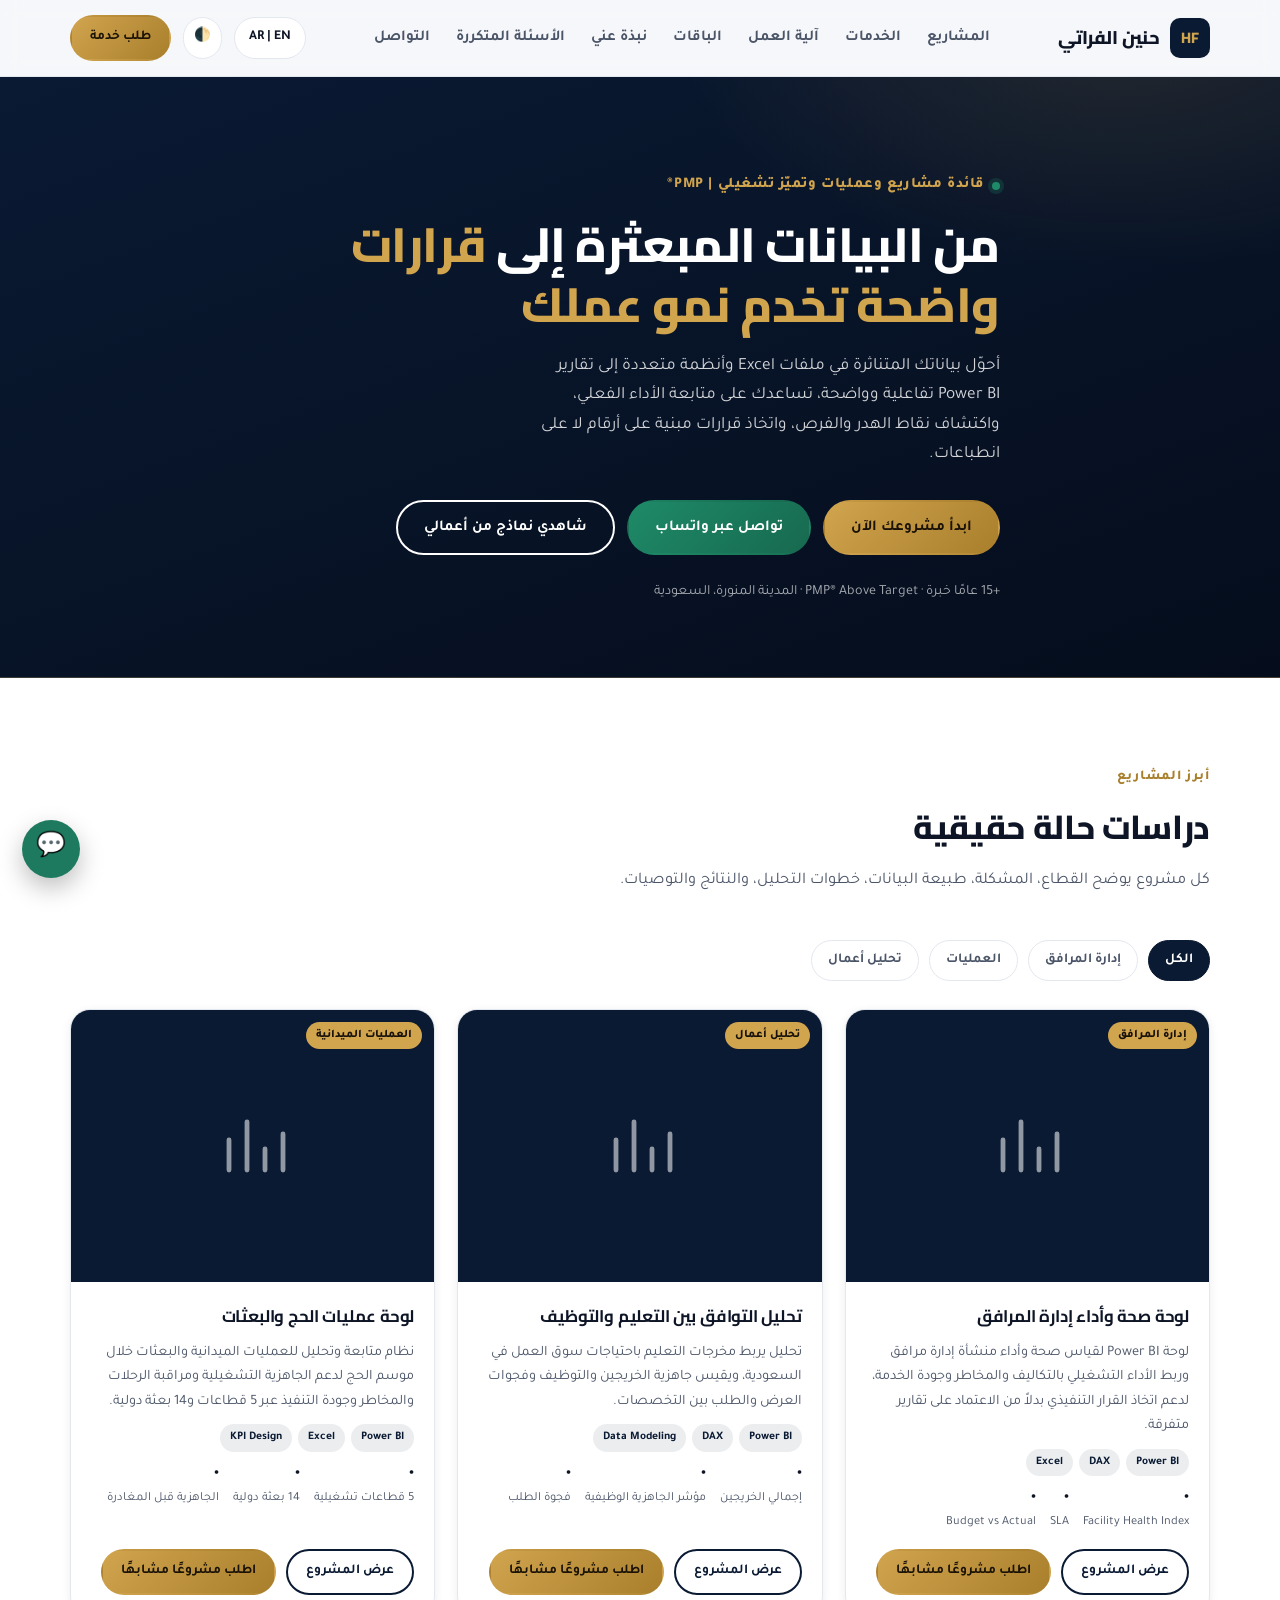
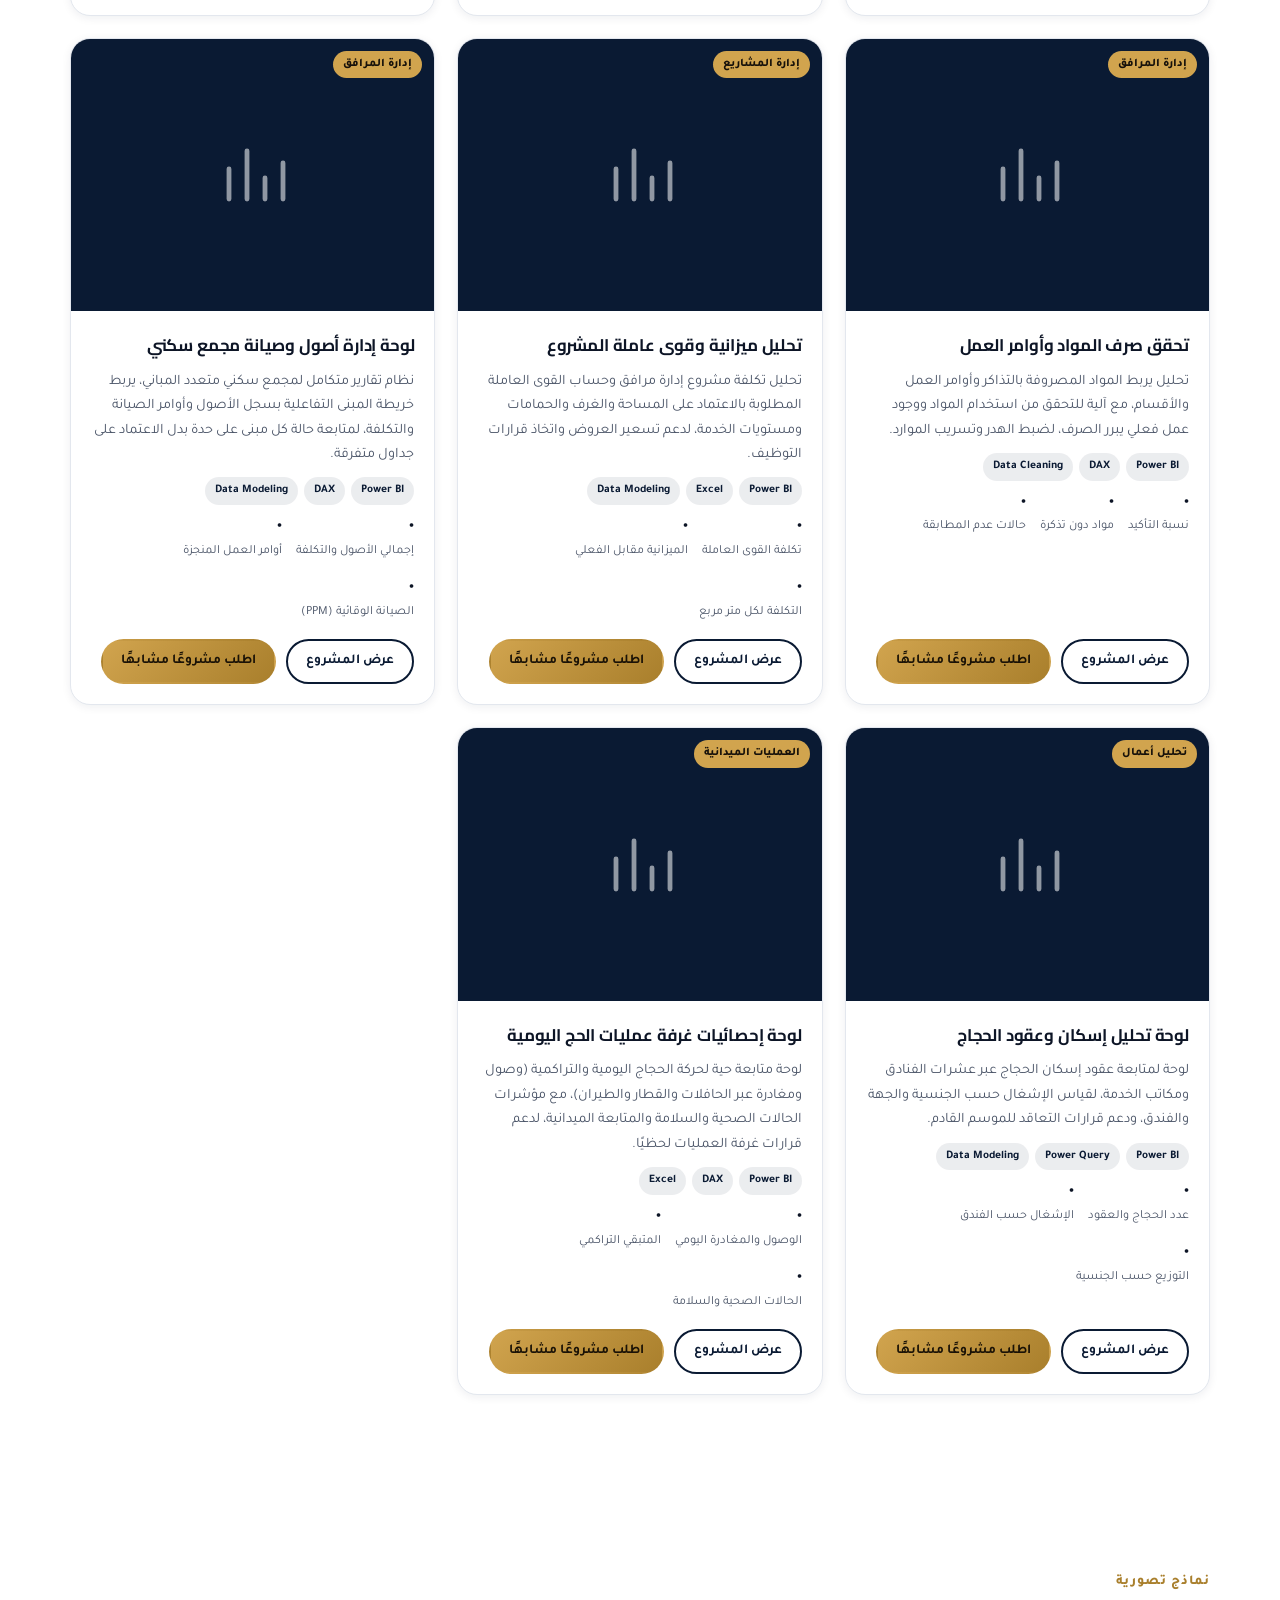
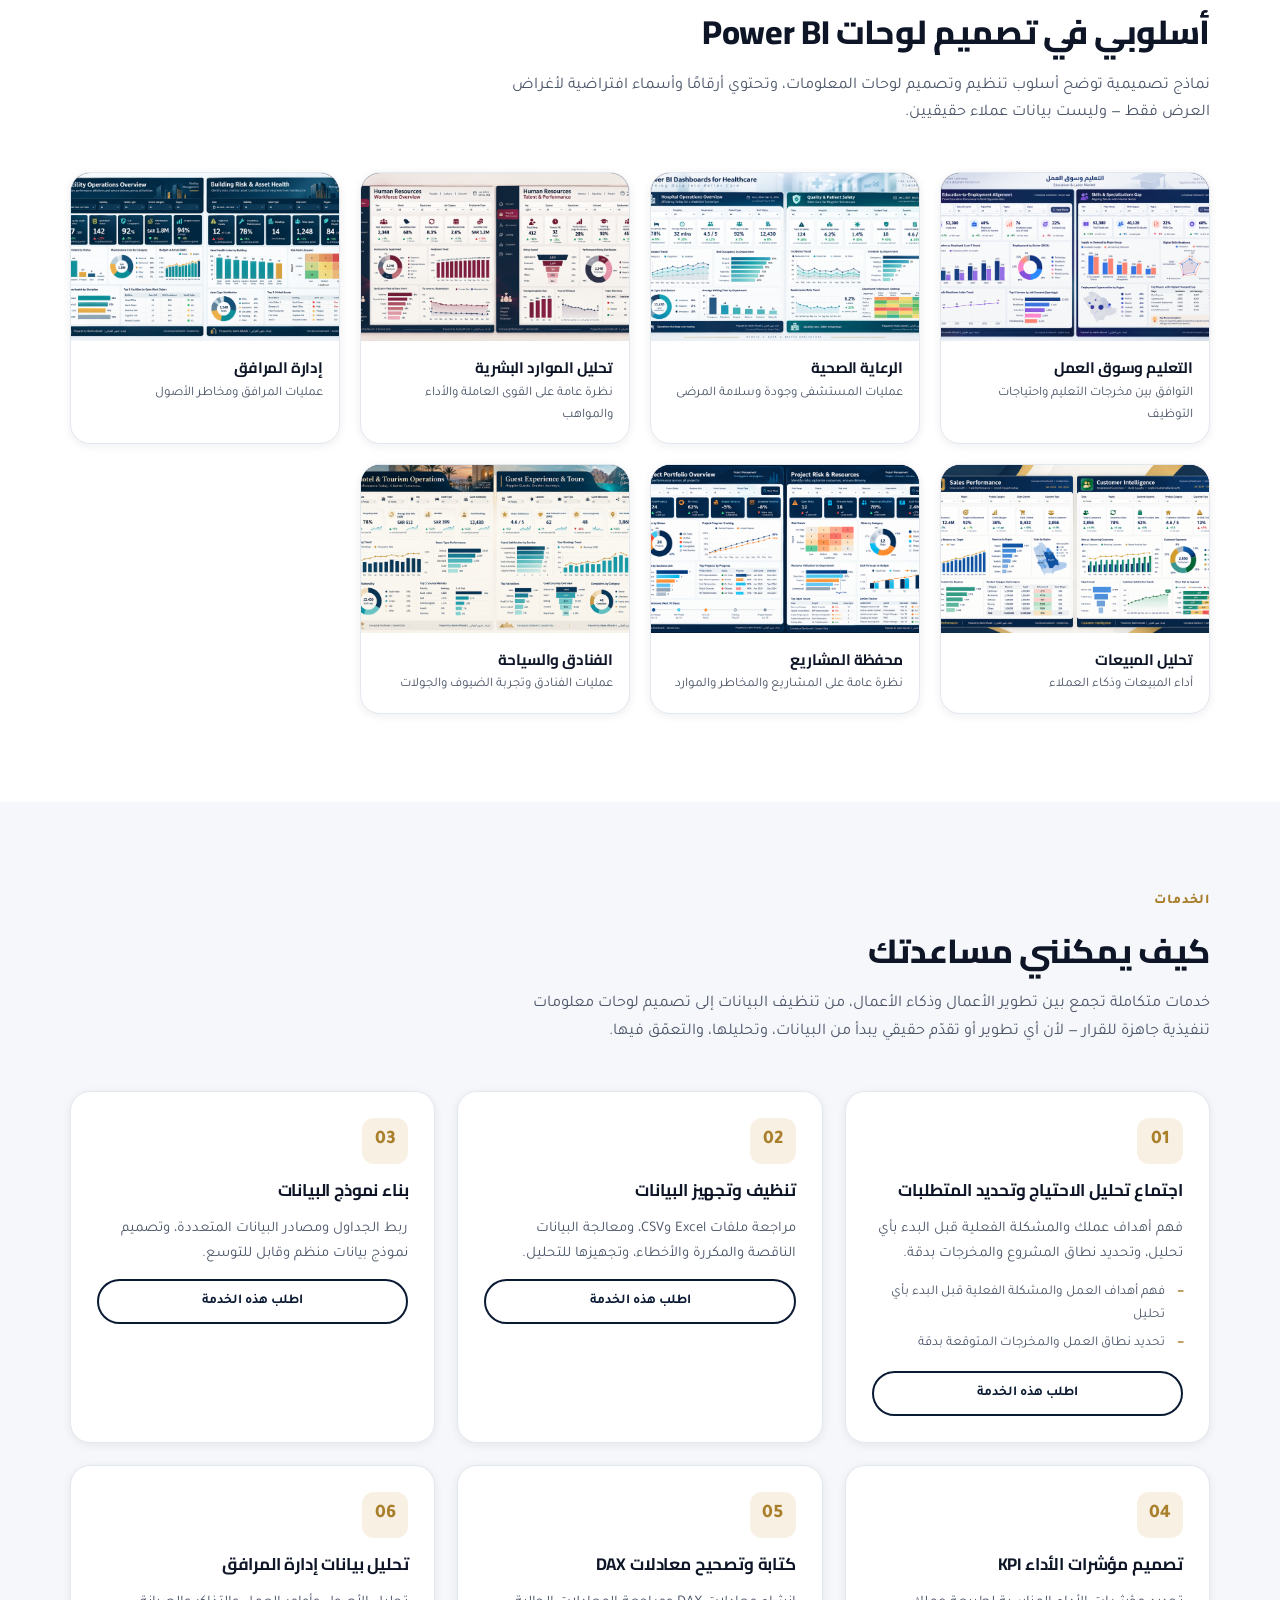
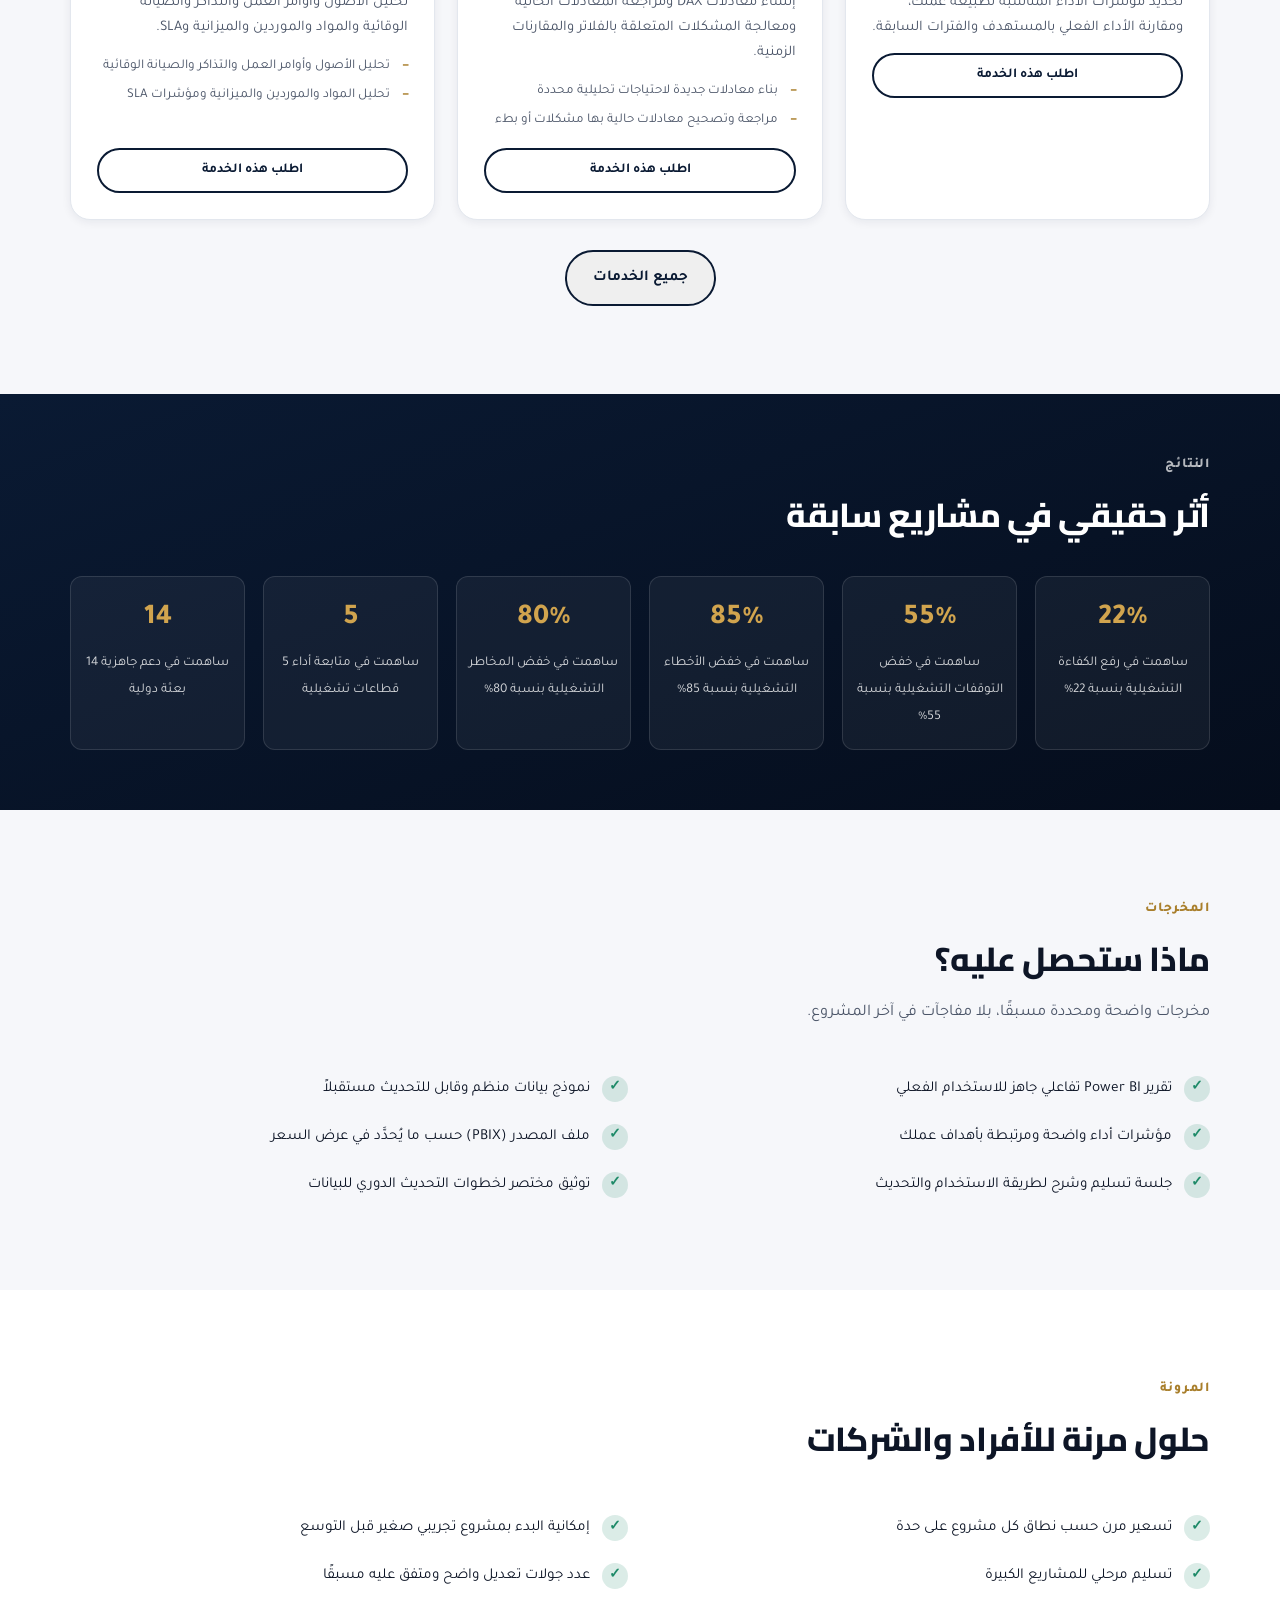
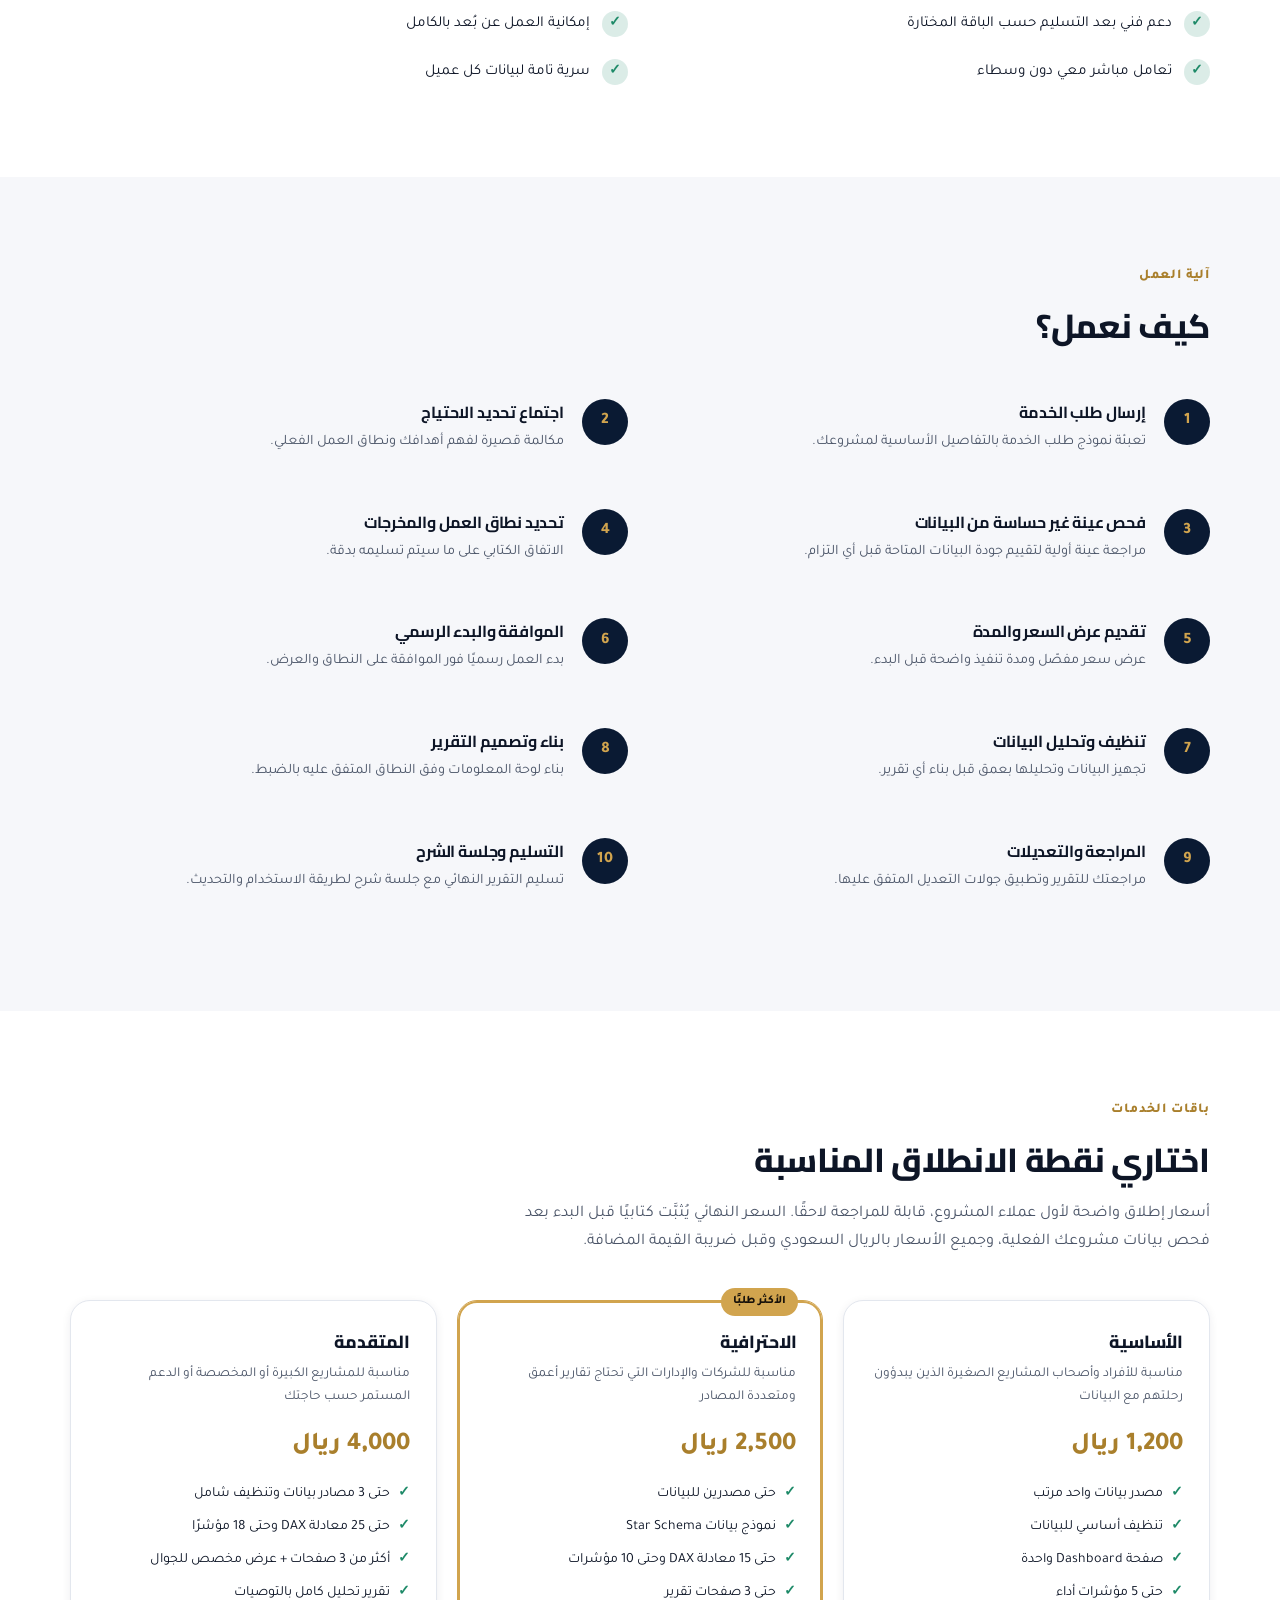
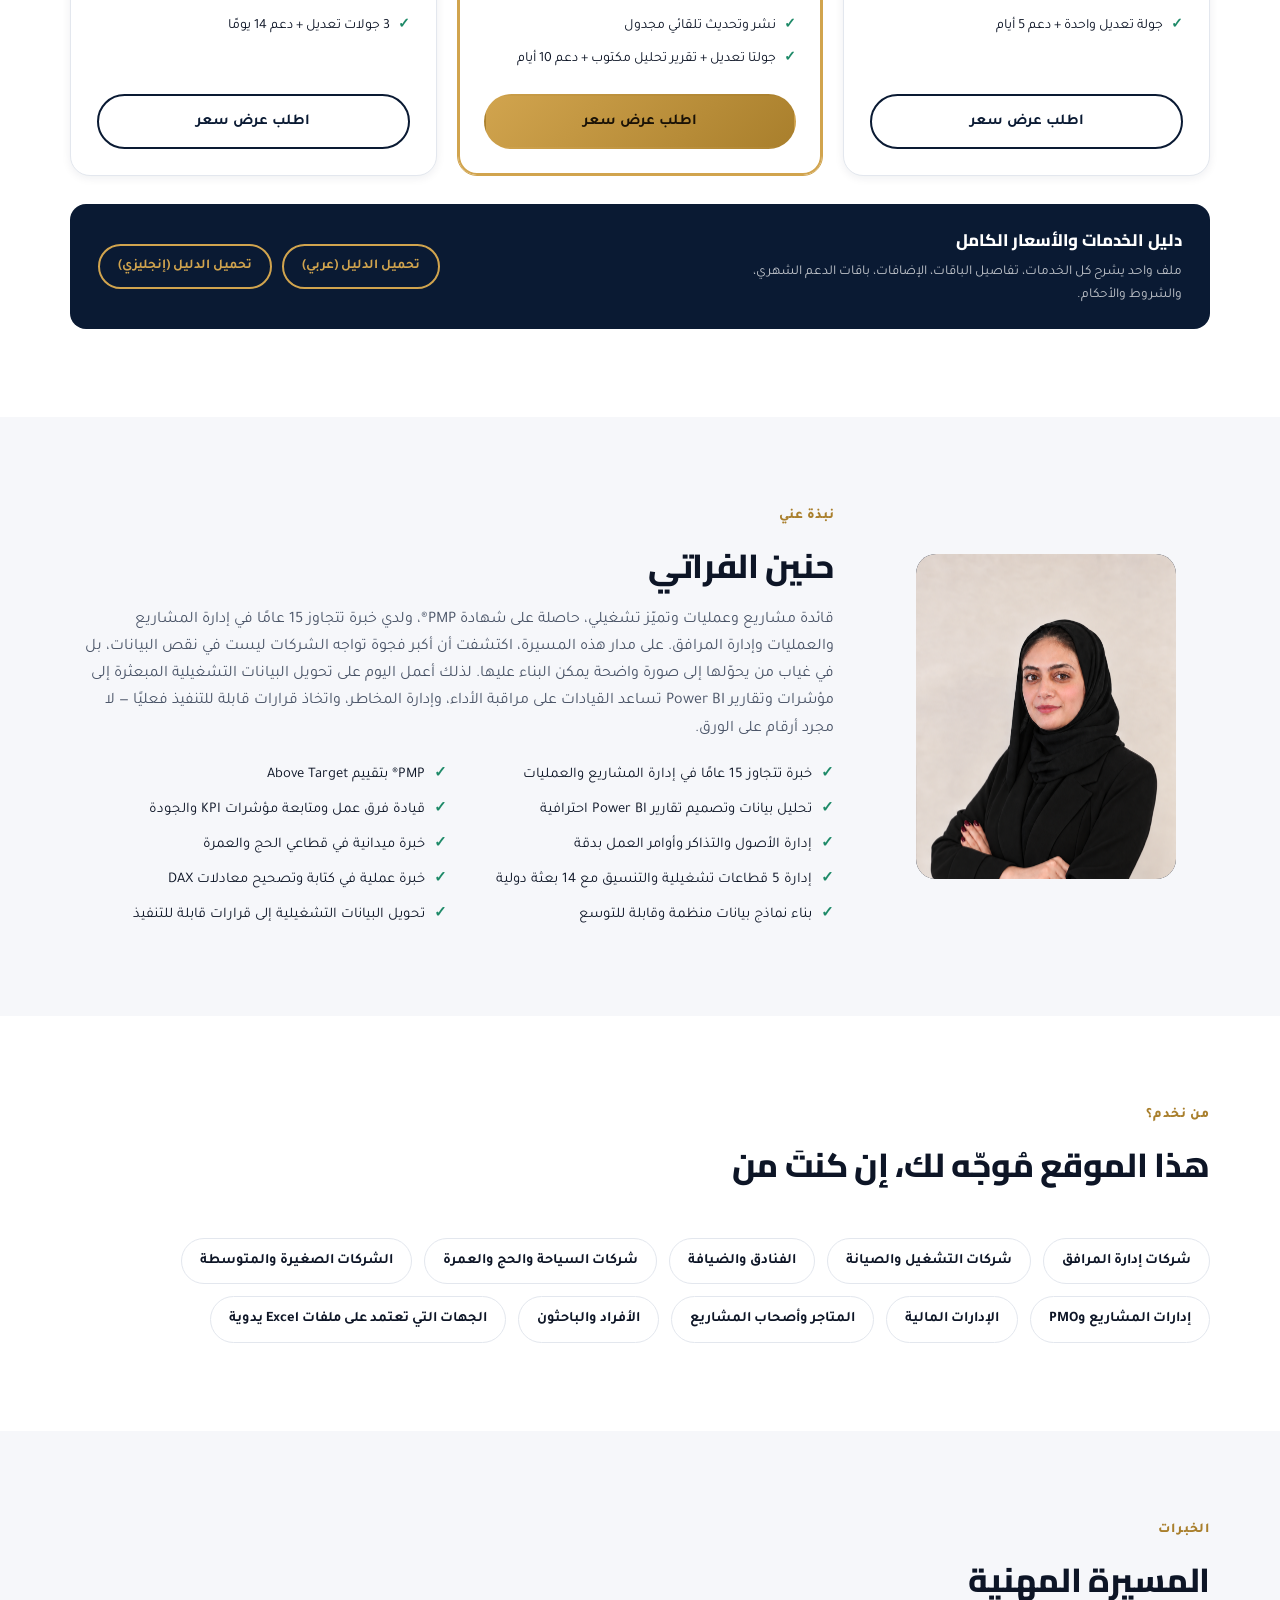
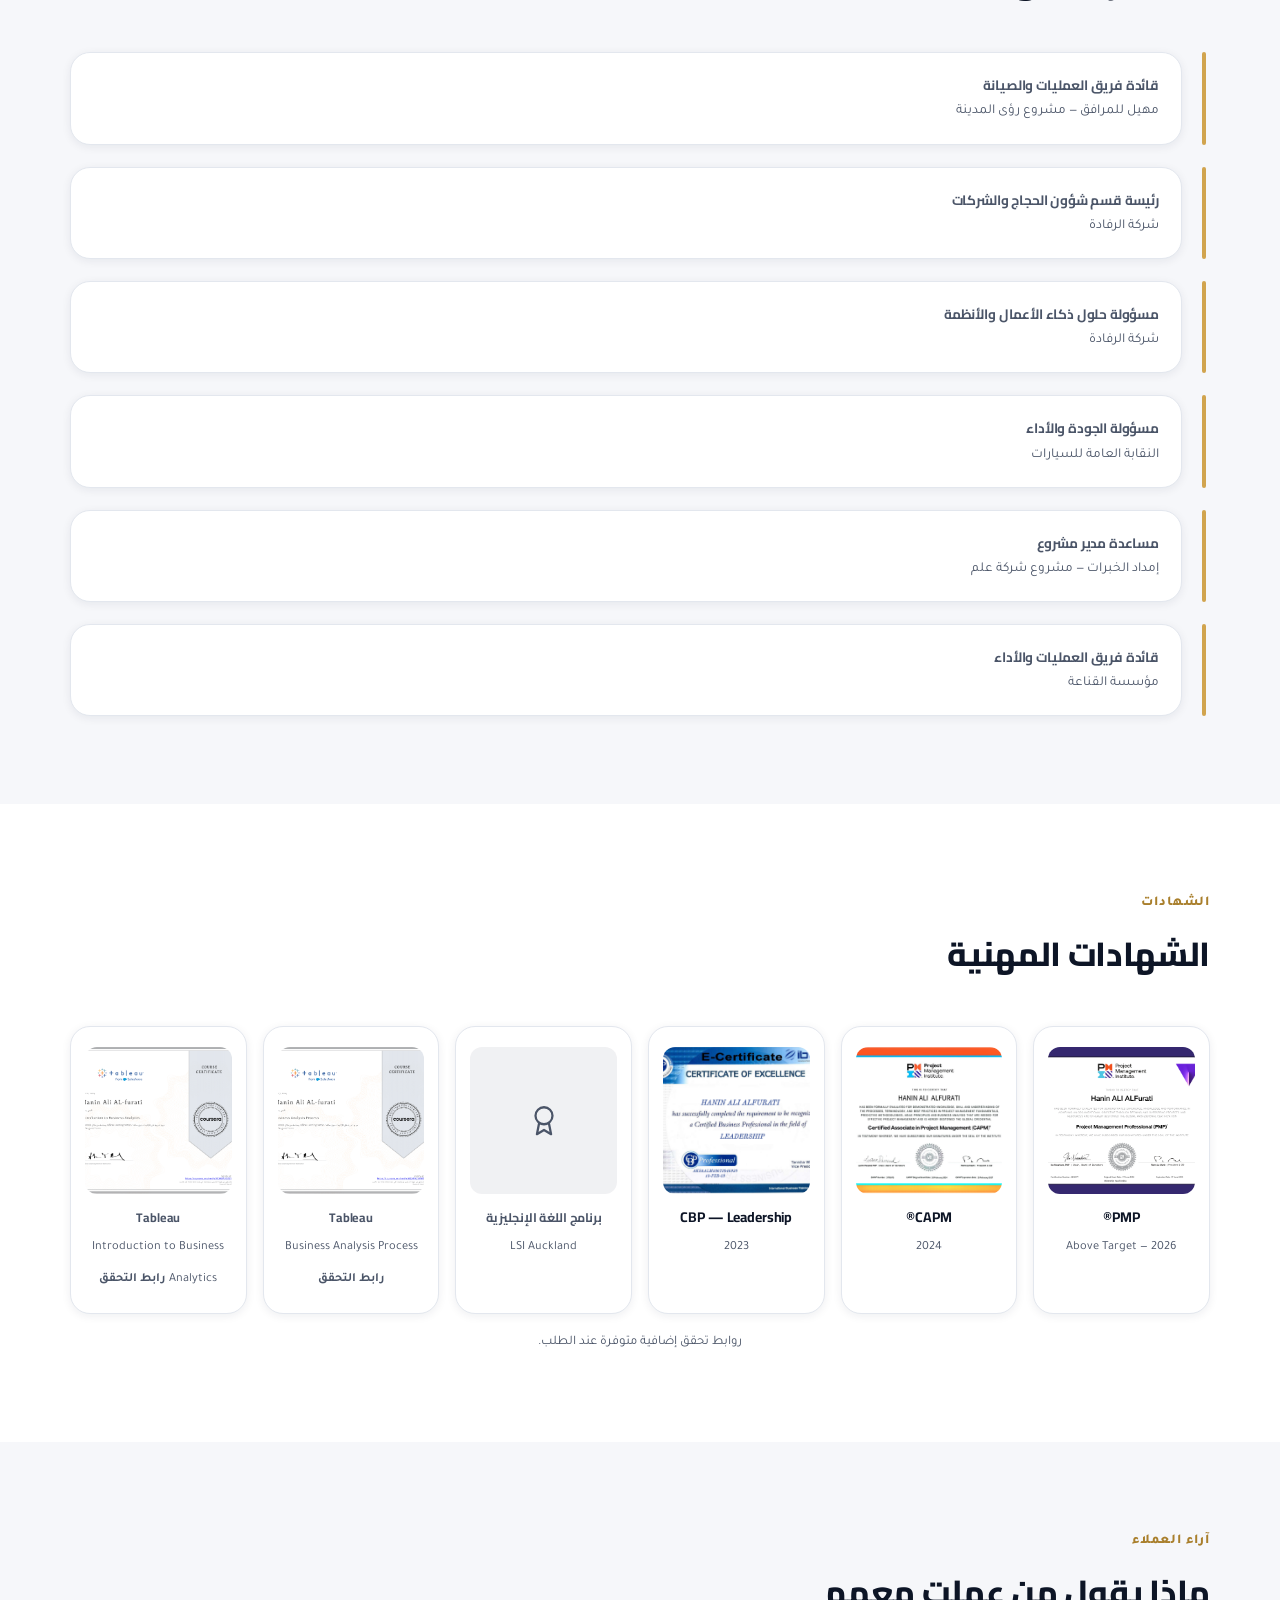
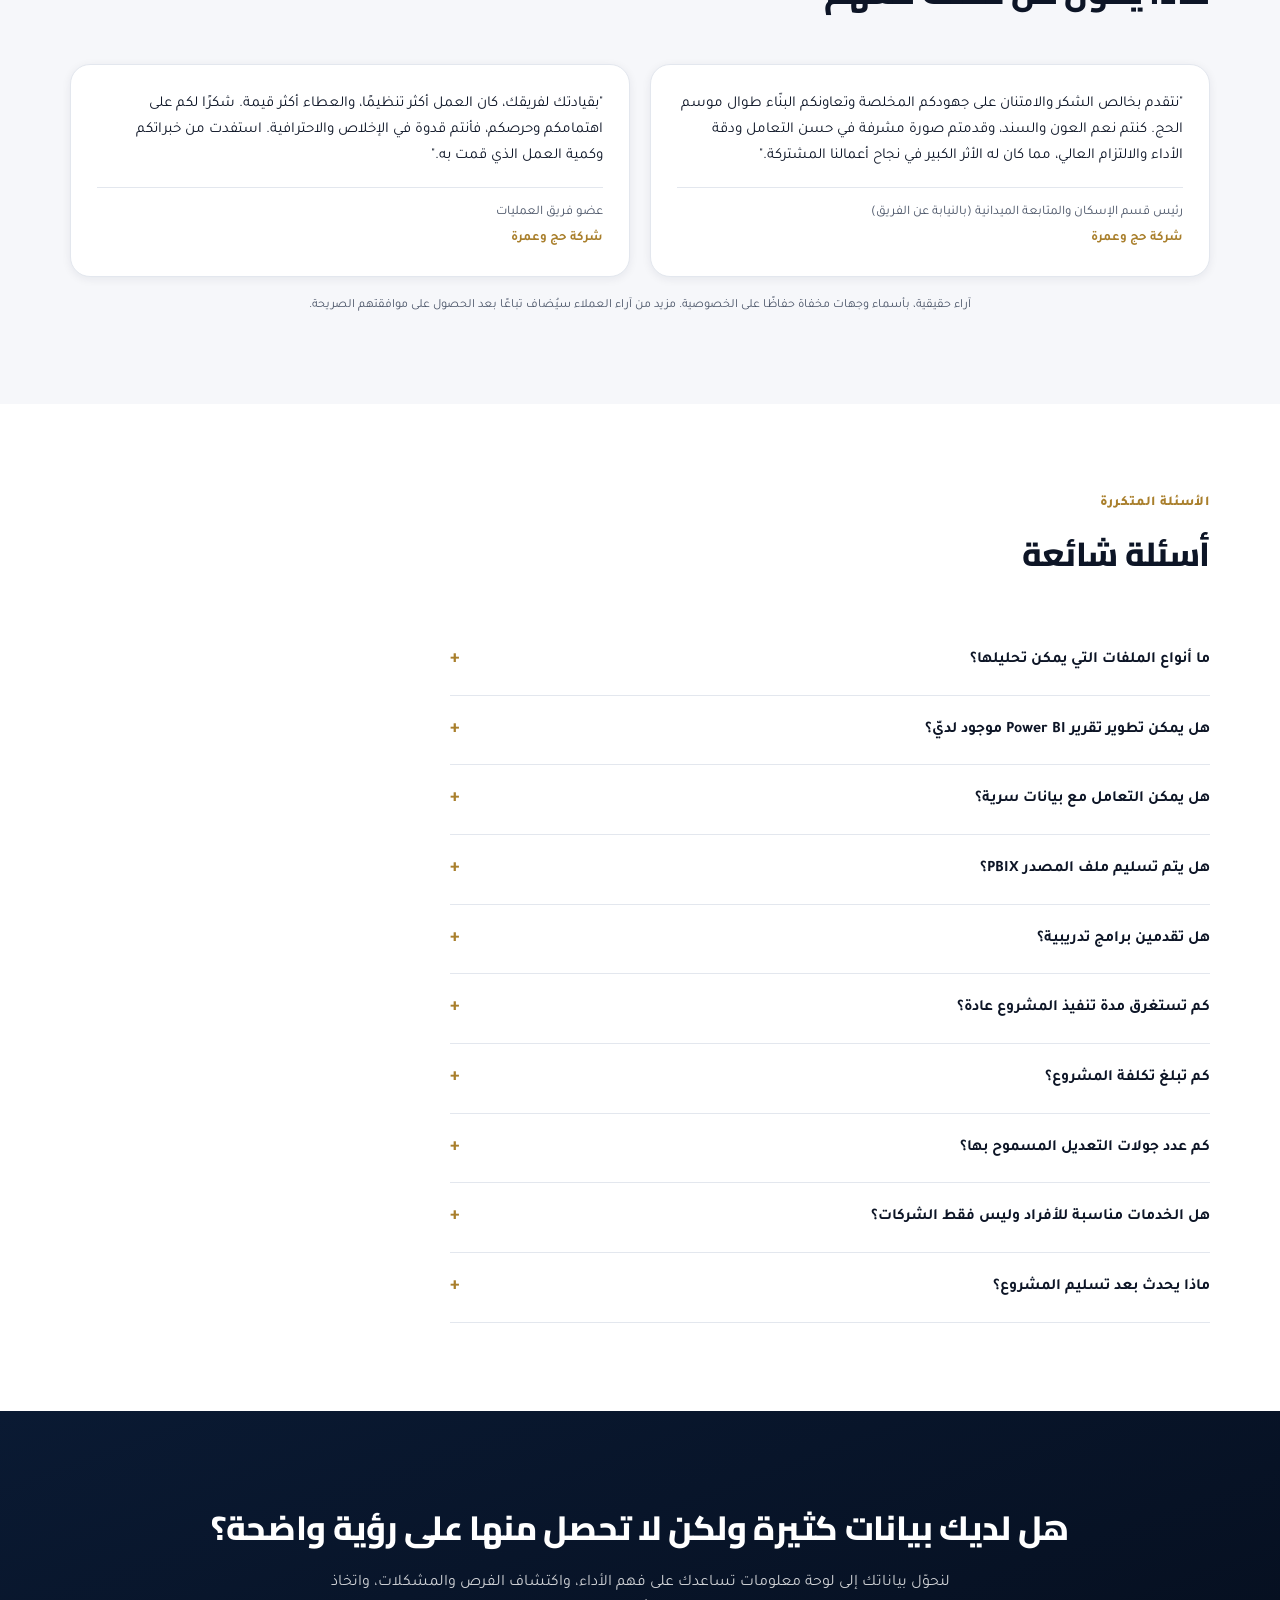
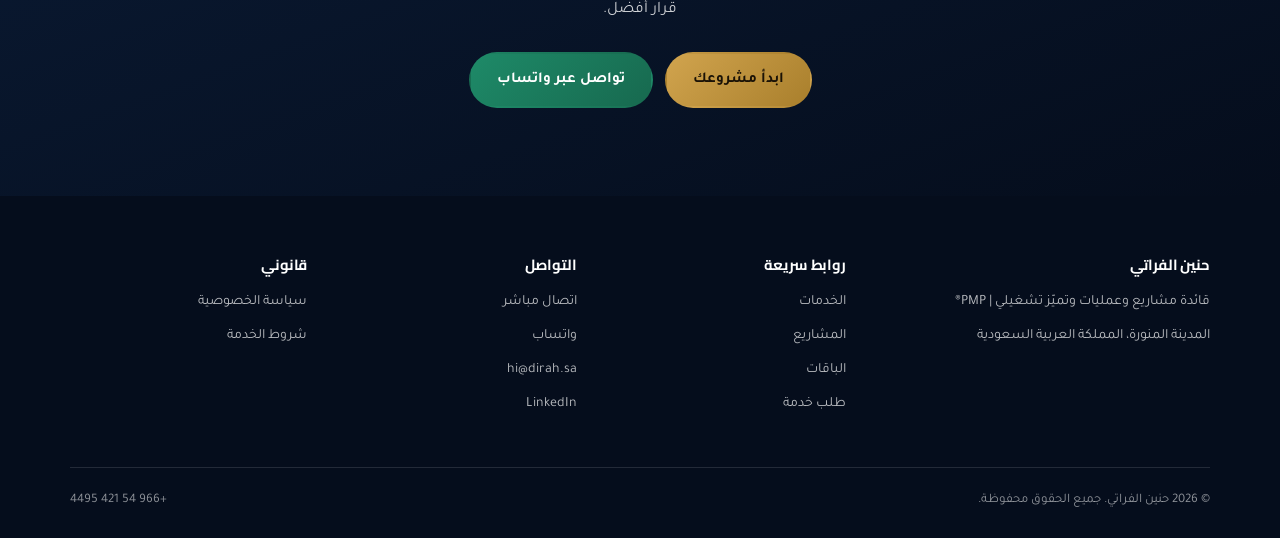
<file: index.html>
<!DOCTYPE html>
<!--
  index.html — حنين الفراتي | Hanin AlFurati Data Analytics Portfolio
  ======================================================================
  كل نص في هذه الصفحة مكتوب مرتين بسمتي lang-ar و lang-en، ويقوم script.js
  بإظهار النسخة المطابقة للغة المختارة تلقائيًا (بدون ترجمة آلية خارجية).
  لتعديل رقم الجوال / واتساب / البريد / LinkedIn: افتحي script.js وعدّلي
  كائن SITE_CONFIG في أعلى الملف فقط — لا حاجة للبحث عنها هنا.
-->
<html lang="ar" dir="rtl">
<head>
  <meta charset="UTF-8" />
  <meta name="viewport" content="width=device-width, initial-scale=1.0" />
  <title>حنين الفراتي | تحليل البيانات وتصميم تقارير Power BI</title>
  <meta name="description" content="خدمات احترافية في تحليل البيانات وتنظيفها وتصميم تقارير Power BI ومؤشرات الأداء للشركات والأفراد في السعودية." />
  <meta name="keywords" content="Power BI Saudi Arabia, Data Analytics, Dashboard Development, تحليل البيانات, تقارير Power BI, مؤشرات الأداء, إدارة المرافق, تحليل الأعمال, حنين الفراتي" />
  <meta name="author" content="Hanin AlFurati" />
  <!-- Open Graph — لمشاركة الموقع على LinkedIn. استبدلي og-image.jpg بصورة حقيقية 1200x630px -->
  <meta property="og:type" content="website" />
  <meta property="og:title" content="حنين الفراتي | تحليل البيانات وتصميم تقارير Power BI" />
  <meta property="og:description" content="خدمات احترافية في تحليل البيانات وتصميم تقارير Power BI ومؤشرات الأداء للشركات والأفراد." />
  <meta property="og:image" content="images/og/og-image.jpg" />
  <link rel="icon" href="favicon.svg" type="image/svg+xml" />
  <link rel="preconnect" href="https://fonts.googleapis.com" />
  <link rel="preconnect" href="https://fonts.gstatic.com" crossorigin />
  <link href="https://fonts.googleapis.com/css2?family=Cairo:wght@600;700;800&family=Tajawal:wght@400;500;700&family=Inter:wght@400;500;600;700;800&display=swap" rel="stylesheet" />
  <link rel="stylesheet" href="style.css" />
</head>
<body>

  <!-- ============ Header ============ -->
  <header class="site-header">
    <div class="container">
      <a href="index.html" class="brand">
        <span class="brand-mark">HF</span>
        <span class="brand-name-ar">حنين الفراتي</span>
        <span class="brand-name-en">Hanin AlFurati</span>
      </a>
      <nav class="main-nav">
        <a href="#projects"><span lang-ar>المشاريع</span><span lang-en>Projects</span></a>
        <a href="#services"><span lang-ar>الخدمات</span><span lang-en>Services</span></a>
        <a href="#process"><span lang-ar>آلية العمل</span><span lang-en>Process</span></a>
        <a href="#packages"><span lang-ar>الباقات</span><span lang-en>Packages</span></a>
        <a href="#about"><span lang-ar>نبذة عني</span><span lang-en>About</span></a>
        <a href="#faq"><span lang-ar>الأسئلة المتكررة</span><span lang-en>FAQ</span></a>
        <a href="#contact"><span lang-ar>التواصل</span><span lang-en>Contact</span></a>
      </nav>
      <div class="header-actions">
        <button class="lang-toggle" aria-label="Switch language">AR | EN</button>
        <button class="theme-toggle" aria-label="Toggle dark mode">🌓</button>
        <a href="request-service.html" class="btn btn-primary btn-sm">
          <span lang-ar>طلب خدمة</span><span lang-en>Request Service</span>
        </a>
        <button class="nav-toggle" aria-label="Menu"><span></span></button>
      </div>
    </div>
  </header>

  <!-- ============ 1) Hero ============ -->
  <section class="hero">
    <div class="container">
      <div>
        <div class="hero-eyebrow">
          <span lang-ar>قائدة مشاريع وعمليات وتميّز تشغيلي | PMP®</span>
          <span lang-en>Projects, Operations & Operational Excellence Leader | PMP®</span>
        </div>
        <h1 class="hero-title">
          <span lang-ar>من البيانات المبعثرة إلى <span class="accent">قرارات واضحة تخدم نمو عملك</span></span>
          <span lang-en>From scattered data to <span class="accent">clear decisions that grow your business</span></span>
        </h1>
        <p class="hero-text">
          <span lang-ar>أحوّل بياناتك المتناثرة في ملفات Excel وأنظمة متعددة إلى تقارير Power BI تفاعلية وواضحة، تساعدك على متابعة الأداء الفعلي، واكتشاف نقاط الهدر والفرص، واتخاذ قرارات مبنية على أرقام لا على انطباعات.</span>
          <span lang-en>I turn your data — scattered across Excel files and multiple systems — into clear, interactive Power BI dashboards that help you track real performance, spot waste and opportunity, and make decisions based on numbers, not guesswork.</span>
        </p>
        <div class="hero-actions">
          <a href="request-service.html" class="btn btn-primary">
            <span lang-ar>ابدأ مشروعك الآن</span><span lang-en>Start Your Project Now</span>
          </a>
          <a href="#" data-wa-link class="btn btn-whatsapp">
            <span lang-ar>تواصل عبر واتساب</span><span lang-en>Contact via WhatsApp</span>
          </a>
          <a href="#projects" class="btn btn-outline">
            <span lang-ar>شاهدي نماذج من أعمالي</span><span lang-en>View My Work</span>
          </a>
        </div>
        <p class="hero-credential">
          <span lang-ar>+15 عامًا خبرة · PMP® Above Target · المدينة المنورة، السعودية</span>
          <span lang-en>15+ years experience · PMP® Above Target · Madinah, Saudi Arabia</span>
        </p>
      </div>
    </div>
  </section>

  <!-- ============ 2) المشاريع ============ -->
  <section id="projects" style="background:var(--color-surface)">
    <div class="container">
      <div class="section-head">
        <div class="section-eyebrow"><span lang-ar>أبرز المشاريع</span><span lang-en>Featured Projects</span></div>
        <h2 class="section-title"><span lang-ar>دراسات حالة حقيقية</span><span lang-en>Real Case Studies</span></h2>
        <p class="section-desc"><span lang-ar>كل مشروع يوضح القطاع، المشكلة، طبيعة البيانات، خطوات التحليل، والنتائج والتوصيات.</span><span lang-en>Each project shows the sector, the problem, the nature of the data, the analysis steps, and the results and recommendations.</span></p>
      </div>
      <div class="projects-filter">
        <button class="filter-btn active" data-filter="all"><span lang-ar>الكل</span><span lang-en>All</span></button>
        <button class="filter-btn" data-filter="facilities"><span lang-ar>إدارة المرافق</span><span lang-en>Facilities</span></button>
        <button class="filter-btn" data-filter="operations"><span lang-ar>العمليات</span><span lang-en>Operations</span></button>
        <button class="filter-btn" data-filter="hr"><span lang-ar>تحليل أعمال</span><span lang-en>Business Analytics</span></button>
      </div>
      <div class="projects-grid" id="projectsGrid"><!-- يُملأ تلقائيًا عبر script.js من PROJECTS_DATA --></div>
    </div>
  </section>

  <!-- ============ 2ب) نماذج تصميمية توضيحية ============ -->
  <section id="concept-samples" style="background:var(--color-surface)">
    <div class="container">
      <div class="section-head">
        <div class="section-eyebrow"><span lang-ar>نماذج تصورية</span><span lang-en>Concept Samples</span></div>
        <h2 class="section-title"><span lang-ar>أسلوبي في تصميم لوحات Power BI</span><span lang-en>My Power BI Design Style</span></h2>
        <p class="section-desc">
          <span lang-ar>نماذج تصميمية توضح أسلوب تنظيم وتصميم لوحات المعلومات، وتحتوي أرقامًا وأسماء افتراضية لأغراض العرض فقط — وليست بيانات عملاء حقيقيين.</span>
          <span lang-en>Concept designs illustrating dashboard layout and design style, using sample/placeholder figures and names for display purposes only — not real client data.</span>
        </p>
      </div>
      <div class="samples-grid">
        <div class="card sample-card">
          <div class="sample-thumb"><img src="education-labor.png" alt="Education & Labor Market — Education-to-Employment Alignment" loading="lazy" /></div>
          <h4><span lang-ar>التعليم وسوق العمل</span><span lang-en>Education & Labor Market</span></h4>
          <p><span lang-ar>التوافق بين مخرجات التعليم واحتياجات التوظيف</span><span lang-en>Education-to-employment alignment & skills gap</span></p>
        </div>
        <div class="card sample-card">
          <div class="sample-thumb"><img src="healthcare.png" alt="Power BI Dashboards for Healthcare — Hospital Operations & Patient Safety" loading="lazy" /></div>
          <h4><span lang-ar>الرعاية الصحية</span><span lang-en>Healthcare Analytics</span></h4>
          <p><span lang-ar>عمليات المستشفى وجودة وسلامة المرضى</span><span lang-en>Hospital operations & patient safety</span></p>
        </div>
        <div class="card sample-card">
          <div class="sample-thumb"><img src="hr-analytics.png" alt="HR Analytics — Workforce Overview & Talent Performance" loading="lazy" /></div>
          <h4><span lang-ar>تحليل الموارد البشرية</span><span lang-en>HR Analytics</span></h4>
          <p><span lang-ar>نظرة عامة على القوى العاملة والأداء والمواهب</span><span lang-en>Workforce overview & talent performance</span></p>
        </div>
        <div class="card sample-card">
          <div class="sample-thumb"><img src="facility-management.png" alt="Facility Management — Operations & Asset Risk" loading="lazy" /></div>
          <h4><span lang-ar>إدارة المرافق</span><span lang-en>Facility Management</span></h4>
          <p><span lang-ar>عمليات المرافق ومخاطر الأصول</span><span lang-en>Facility operations & asset risk</span></p>
        </div>
        <div class="card sample-card">
          <div class="sample-thumb"><img src="sales-analytics.png" alt="Sales Analytics — Sales Performance & Customer Intelligence" loading="lazy" /></div>
          <h4><span lang-ar>تحليل المبيعات</span><span lang-en>Sales Analytics</span></h4>
          <p><span lang-ar>أداء المبيعات وذكاء العملاء</span><span lang-en>Sales performance & customer intelligence</span></p>
        </div>
        <div class="card sample-card">
          <div class="sample-thumb"><img src="project-portfolio.png" alt="Project Portfolio — Overview, Risk & Resources" loading="lazy" /></div>
          <h4><span lang-ar>محفظة المشاريع</span><span lang-en>Project Portfolio</span></h4>
          <p><span lang-ar>نظرة عامة على المشاريع والمخاطر والموارد</span><span lang-en>Portfolio overview, risk & resources</span></p>
        </div>
        <div class="card sample-card">
          <div class="sample-thumb"><img src="hospitality-analytics.png" alt="Hotel & Tourism — Operations & Guest Experience" loading="lazy" /></div>
          <h4><span lang-ar>الفنادق والسياحة</span><span lang-en>Hotel & Tourism</span></h4>
          <p><span lang-ar>عمليات الفنادق وتجربة الضيوف والجولات</span><span lang-en>Hotel operations & guest experience</span></p>
        </div>
      </div>
    </div>
  </section>

  <!-- ============ 3) الخدمات ============ -->
  <section id="services">
    <div class="container">
      <div class="section-head">
        <div class="section-eyebrow"><span lang-ar>الخدمات</span><span lang-en>Services</span></div>
        <h2 class="section-title"><span lang-ar>كيف يمكنني مساعدتك</span><span lang-en>How I Can Help You</span></h2>
        <p class="section-desc"><span lang-ar>خدمات متكاملة تجمع بين تطوير الأعمال وذكاء الأعمال، من تنظيف البيانات إلى تصميم لوحات معلومات تنفيذية جاهزة للقرار — لأن أي تطوير أو تقدّم حقيقي يبدأ من البيانات، وتحليلها، والتعمّق فيها.</span><span lang-en>Integrated business development and business intelligence services — from data cleaning to decision-ready executive dashboards — because real growth and progress always start with data: analyzed, and deeply understood.</span></p>
      </div>

      <div class="services-grid" id="servicesGrid">
        <!-- 1 -->
        <div class="card service-card">
          <div class="service-icon">01</div>
          <h3><span lang-ar>اجتماع تحليل الاحتياج وتحديد المتطلبات</span><span lang-en>Needs Assessment & Requirements Meeting</span></h3>
          <p><span lang-ar>فهم أهداف عملك والمشكلة الفعلية قبل البدء بأي تحليل، وتحديد نطاق المشروع والمخرجات بدقة.</span><span lang-en>Understanding your business goals and the real problem before analysis begins, and precisely defining scope and deliverables.</span></p>
          <ul class="service-sub">
            <li><span lang-ar>فهم أهداف العمل والمشكلة الفعلية قبل البدء بأي تحليل</span><span lang-en>Understanding business goals and the real problem before analysis begins</span></li>
            <li><span lang-ar>تحديد نطاق العمل والمخرجات المتوقعة بدقة</span><span lang-en>Precisely defining scope and expected deliverables</span></li>
          </ul>
          <a href="request-service.html?service=needs-assessment-meeting" class="btn btn-outline on-light btn-sm btn-block"><span lang-ar>اطلب هذه الخدمة</span><span lang-en>Request This Service</span></a>
        </div>
        <!-- 2 -->
        <div class="card service-card">
          <div class="service-icon">02</div>
          <h3><span lang-ar>تنظيف وتجهيز البيانات</span><span lang-en>Data Cleaning and Preparation</span></h3>
          <p><span lang-ar>مراجعة ملفات Excel وCSV، ومعالجة البيانات الناقصة والمكررة والأخطاء، وتجهيزها للتحليل.</span><span lang-en>Reviewing Excel/CSV files, fixing missing, duplicate and erroneous data, and preparing it for analysis.</span></p>
          <a href="request-service.html?service=data-cleaning" class="btn btn-outline on-light btn-sm btn-block"><span lang-ar>اطلب هذه الخدمة</span><span lang-en>Request This Service</span></a>
        </div>
        <!-- 3 -->
        <div class="card service-card">
          <div class="service-icon">03</div>
          <h3><span lang-ar>بناء نموذج البيانات</span><span lang-en>Data Modeling</span></h3>
          <p><span lang-ar>ربط الجداول ومصادر البيانات المتعددة، وتصميم نموذج بيانات منظم وقابل للتوسع.</span><span lang-en>Linking multiple tables and data sources, and designing a structured, scalable data model.</span></p>
          <a href="request-service.html?service=data-modeling" class="btn btn-outline on-light btn-sm btn-block"><span lang-ar>اطلب هذه الخدمة</span><span lang-en>Request This Service</span></a>
        </div>
        <!-- 4 -->
        <div class="card service-card">
          <div class="service-icon">04</div>
          <h3><span lang-ar>تصميم مؤشرات الأداء KPI</span><span lang-en>KPI Design and Performance Tracking</span></h3>
          <p><span lang-ar>تحديد مؤشرات الأداء المناسبة لطبيعة عملك، ومقارنة الأداء الفعلي بالمستهدف والفترات السابقة.</span><span lang-en>Defining the right KPIs for your business, and comparing actual vs. target and prior periods.</span></p>
          <a href="request-service.html?service=kpi-design" class="btn btn-outline on-light btn-sm btn-block"><span lang-ar>اطلب هذه الخدمة</span><span lang-en>Request This Service</span></a>
        </div>
        <!-- 5 -->
        <div class="card service-card">
          <div class="service-icon">05</div>
          <h3><span lang-ar>كتابة وتصحيح معادلات DAX</span><span lang-en>DAX Development and Troubleshooting</span></h3>
          <p><span lang-ar>إنشاء معادلات DAX ومراجعة المعادلات الحالية ومعالجة المشكلات المتعلقة بالفلاتر والمقارنات الزمنية.</span><span lang-en>Building DAX measures, reviewing existing ones, and fixing filter/time-comparison issues.</span></p>
          <ul class="service-sub">
            <li><span lang-ar>بناء معادلات جديدة لاحتياجات تحليلية محددة</span><span lang-en>Building new measures for specific analytical needs</span></li>
            <li><span lang-ar>مراجعة وتصحيح معادلات حالية بها مشكلات أو بطء</span><span lang-en>Reviewing and fixing existing measures with issues or slow performance</span></li>
          </ul>
          <a href="request-service.html?service=dax-development" class="btn btn-outline on-light btn-sm btn-block"><span lang-ar>اطلب هذه الخدمة</span><span lang-en>Request This Service</span></a>
        </div>
        <!-- 6 -->
        <div class="card service-card">
          <div class="service-icon">06</div>
          <h3><span lang-ar>تحليل بيانات إدارة المرافق</span><span lang-en>Facilities Management Analytics</span></h3>
          <p><span lang-ar>تحليل الأصول وأوامر العمل والتذاكر والصيانة الوقائية والمواد والموردين والميزانية وSLA.</span><span lang-en>Analyzing assets, work orders, tickets, preventive maintenance, materials, vendors, budget, and SLA.</span></p>
          <ul class="service-sub">
            <li><span lang-ar>تحليل الأصول وأوامر العمل والتذاكر والصيانة الوقائية</span><span lang-en>Analyzing assets, work orders, tickets, and preventive maintenance</span></li>
            <li><span lang-ar>تحليل المواد والموردين والميزانية ومؤشرات SLA</span><span lang-en>Analyzing materials, vendors, budget, and SLA indicators</span></li>
          </ul>
          <a href="request-service.html?service=facilities-analytics" class="btn btn-outline on-light btn-sm btn-block"><span lang-ar>اطلب هذه الخدمة</span><span lang-en>Request This Service</span></a>
        </div>

        <!-- الخدمات الإضافية — تظهر عند الضغط على "جميع الخدمات" -->
        <div class="card service-card services-more">
          <div class="service-icon">07</div>
          <h3><span lang-ar>إنشاء تقارير ولوحات Power BI</span><span lang-en>Power BI Dashboard Development</span></h3>
          <p><span lang-ar>تصميم لوحات معلومات تفاعلية جاهزة لعرضها على الإدارة، لمتابعة الأداء والمبيعات والتكاليف والعمليات والميزانيات.</span><span lang-en>Designing interactive dashboards ready for management review — tracking performance, sales, costs, operations, and budgets.</span></p>
          <a href="request-service.html?service=power-bi-dashboards" class="btn btn-outline on-light btn-sm btn-block"><span lang-ar>اطلب هذه الخدمة</span><span lang-en>Request This Service</span></a>
        </div>
        <div class="card service-card services-more">
          <div class="service-icon">08</div>
          <h3><span lang-ar>مراجعة وتحسين تقارير Power BI الحالية</span><span lang-en>Power BI Dashboard Review & Improvement</span></h3>
          <p><span lang-ar>مراجعة التقارير الحالية وتحسين نموذج البيانات والمعادلات والتصميم والأداء وتجربة المستخدم دون إعادة البناء من الصفر.</span><span lang-en>Reviewing existing dashboards and improving the data model, DAX, design, performance, and UX without rebuilding from scratch.</span></p>
          <a href="request-service.html?service=dashboard-improvement" class="btn btn-outline on-light btn-sm btn-block"><span lang-ar>اطلب هذه الخدمة</span><span lang-en>Request This Service</span></a>
        </div>
        <div class="card service-card services-more">
          <div class="service-icon">09</div>
          <h3><span lang-ar>أتمتة التقارير الدورية</span><span lang-en>Recurring Report Automation</span></h3>
          <p><span lang-ar>تقليل الوقت المستغرق في تحديث التقارير يدويًا، وإعداد آلية تحديث بيانات دورية ومنظمة.</span><span lang-en>Reducing time spent updating reports manually, and setting up a recurring, organized data-refresh process.</span></p>
          <a href="request-service.html?service=report-automation" class="btn btn-outline on-light btn-sm btn-block"><span lang-ar>اطلب هذه الخدمة</span><span lang-en>Request This Service</span></a>
        </div>
      </div>

      <div class="services-toggle-wrap">
        <button class="btn btn-outline on-light services-toggle-btn"><span lang-ar>جميع الخدمات</span><span lang-en>All Services</span></button>
      </div>
    </div>
  </section>

  <!-- ============ 4) النتائج | شريط الإنجازات ============ -->
  <section class="stats-strip" id="results">
    <div class="container">
      <div class="section-head" style="margin-bottom:32px">
        <div class="section-eyebrow" style="color:rgba(255,255,255,.7)"><span lang-ar>النتائج</span><span lang-en>Results</span></div>
        <h2 class="section-title" style="color:#fff"><span lang-ar>أثر حقيقي في مشاريع سابقة</span><span lang-en>Real Impact on Past Projects</span></h2>
      </div>
      <div class="stats-grid">
        <!-- لتعديل الأرقام أو حذفها: كل بطاقة أدناه مستقلة، لا تضيفي أرقامًا غير معتمدة -->
        <div class="stat-card"><b>22%</b><span lang-ar>ساهمت في رفع الكفاءة التشغيلية بنسبة 22%</span><span lang-en>Contributed to a 22% improvement in operational efficiency</span></div>
        <div class="stat-card"><b>55%</b><span lang-ar>ساهمت في خفض التوقفات التشغيلية بنسبة 55%</span><span lang-en>Contributed to a 55% reduction in operational downtime</span></div>
        <div class="stat-card"><b>85%</b><span lang-ar>ساهمت في خفض الأخطاء التشغيلية بنسبة 85%</span><span lang-en>Contributed to an 85% reduction in operational errors</span></div>
        <div class="stat-card"><b>80%</b><span lang-ar>ساهمت في خفض المخاطر التشغيلية بنسبة 80%</span><span lang-en>Contributed to an 80% reduction in operational risks</span></div>
        <div class="stat-card"><b>5</b><span lang-ar>ساهمت في متابعة أداء 5 قطاعات تشغيلية</span><span lang-en>Contributed to performance tracking across 5 operational sectors</span></div>
        <div class="stat-card"><b>14</b><span lang-ar>ساهمت في دعم جاهزية 14 بعثة دولية</span><span lang-en>Contributed to readiness support for 14 international missions</span></div>
      </div>
    </div>
  </section>

  <!-- ============ 5) ماذا ستحصل عليه؟ ============ -->
  <section id="deliverables">
    <div class="container">
      <div class="section-head">
        <div class="section-eyebrow"><span lang-ar>المخرجات</span><span lang-en>Deliverables</span></div>
        <h2 class="section-title"><span lang-ar>ماذا ستحصل عليه؟</span><span lang-en>What You'll Get</span></h2>
        <p class="section-desc"><span lang-ar>مخرجات واضحة ومحددة مسبقًا، بلا مفاجآت في آخر المشروع.</span><span lang-en>Clear, pre-defined deliverables — no surprises at the end of the project.</span></p>
      </div>
      <div class="deliverables-grid">
        <div class="deliverable-item"><span class="deliverable-check">✓</span><span lang-ar>تقرير Power BI تفاعلي جاهز للاستخدام الفعلي</span><span lang-en>A ready-to-use, interactive Power BI report</span></div>
        <div class="deliverable-item"><span class="deliverable-check">✓</span><span lang-ar>نموذج بيانات منظم وقابل للتحديث مستقبلاً</span><span lang-en>A structured, future-updatable data model</span></div>
        <div class="deliverable-item"><span class="deliverable-check">✓</span><span lang-ar>مؤشرات أداء واضحة ومرتبطة بأهداف عملك</span><span lang-en>Clear KPIs tied to your business goals</span></div>
        <div class="deliverable-item"><span class="deliverable-check">✓</span><span lang-ar>ملف المصدر (PBIX) حسب ما يُحدَّد في عرض السعر</span><span lang-en>The source file (PBIX), as defined in the quote</span></div>
        <div class="deliverable-item"><span class="deliverable-check">✓</span><span lang-ar>جلسة تسليم وشرح لطريقة الاستخدام والتحديث</span><span lang-en>A delivery and walkthrough session covering usage and updates</span></div>
        <div class="deliverable-item"><span class="deliverable-check">✓</span><span lang-ar>توثيق مختصر لخطوات التحديث الدوري للبيانات</span><span lang-en>A short guide documenting recurring data-update steps</span></div>
      </div>
    </div>
  </section>

  <!-- ============ 6) حلول مرنة للأفراد والشركات ============ -->
  <section id="flexible-solutions" style="background:var(--color-surface)">
    <div class="container">
      <div class="section-head">
        <div class="section-eyebrow"><span lang-ar>المرونة</span><span lang-en>Flexibility</span></div>
        <h2 class="section-title"><span lang-ar>حلول مرنة للأفراد والشركات</span><span lang-en>Flexible Solutions for Individuals & Companies</span></h2>
      </div>
      <div class="flex-solutions-grid">
        <div class="flex-solution-item"><span class="deliverable-check">✓</span><span lang-ar>تسعير مرن حسب نطاق كل مشروع على حدة</span><span lang-en>Flexible pricing based on each project's scope</span></div>
        <div class="flex-solution-item"><span class="deliverable-check">✓</span><span lang-ar>إمكانية البدء بمشروع تجريبي صغير قبل التوسع</span><span lang-en>The option to start with a small pilot before scaling up</span></div>
        <div class="flex-solution-item"><span class="deliverable-check">✓</span><span lang-ar>تسليم مرحلي للمشاريع الكبيرة</span><span lang-en>Phased delivery for larger projects</span></div>
        <div class="flex-solution-item"><span class="deliverable-check">✓</span><span lang-ar>عدد جولات تعديل واضح ومتفق عليه مسبقًا</span><span lang-en>A clear, pre-agreed number of revision rounds</span></div>
        <div class="flex-solution-item"><span class="deliverable-check">✓</span><span lang-ar>دعم فني بعد التسليم حسب الباقة المختارة</span><span lang-en>Post-delivery support based on the chosen package</span></div>
        <div class="flex-solution-item"><span class="deliverable-check">✓</span><span lang-ar>إمكانية العمل عن بُعد بالكامل</span><span lang-en>Fully remote collaboration</span></div>
        <div class="flex-solution-item"><span class="deliverable-check">✓</span><span lang-ar>تعامل مباشر معي دون وسطاء</span><span lang-en>Direct communication with me, no intermediaries</span></div>
        <div class="flex-solution-item"><span class="deliverable-check">✓</span><span lang-ar>سرية تامة لبيانات كل عميل</span><span lang-en>Full confidentiality for every client's data</span></div>
      </div>
    </div>
  </section>

  <!-- ============ 7) آلية العمل ============ -->
  <section id="process">
    <div class="container">
      <div class="section-head">
        <div class="section-eyebrow"><span lang-ar>آلية العمل</span><span lang-en>Process</span></div>
        <h2 class="section-title"><span lang-ar>كيف نعمل؟</span><span lang-en>How It Works</span></h2>
      </div>
      <div class="process-list">
        <div class="process-item"><div><h4><span lang-ar>إرسال طلب الخدمة</span><span lang-en>Submit Your Request</span></h4><p><span lang-ar>تعبئة نموذج طلب الخدمة بالتفاصيل الأساسية لمشروعك.</span><span lang-en>Fill in the service request form with your project's basics.</span></p></div></div>
        <div class="process-item"><div><h4><span lang-ar>اجتماع تحديد الاحتياج</span><span lang-en>Requirements Meeting</span></h4><p><span lang-ar>مكالمة قصيرة لفهم أهدافك ونطاق العمل الفعلي.</span><span lang-en>A short call to understand your goals and real scope.</span></p></div></div>
        <div class="process-item"><div><h4><span lang-ar>فحص عينة غير حساسة من البيانات</span><span lang-en>Data Sample Assessment</span></h4><p><span lang-ar>مراجعة عينة أولية لتقييم جودة البيانات المتاحة قبل أي التزام.</span><span lang-en>Reviewing a sample to assess your data's quality before any commitment.</span></p></div></div>
        <div class="process-item"><div><h4><span lang-ar>تحديد نطاق العمل والمخرجات</span><span lang-en>Scope and Deliverables</span></h4><p><span lang-ar>الاتفاق الكتابي على ما سيتم تسليمه بدقة.</span><span lang-en>Written agreement on exactly what will be delivered.</span></p></div></div>
        <div class="process-item"><div><h4><span lang-ar>تقديم عرض السعر والمدة</span><span lang-en>Proposal and Timeline</span></h4><p><span lang-ar>عرض سعر مفصّل ومدة تنفيذ واضحة قبل البدء.</span><span lang-en>A detailed quote and a clear timeline before work begins.</span></p></div></div>
        <div class="process-item"><div><h4><span lang-ar>الموافقة والبدء الرسمي</span><span lang-en>Approval and Kickoff</span></h4><p><span lang-ar>بدء العمل رسميًا فور الموافقة على النطاق والعرض.</span><span lang-en>Work formally begins once the scope and quote are approved.</span></p></div></div>
        <div class="process-item"><div><h4><span lang-ar>تنظيف وتحليل البيانات</span><span lang-en>Data Cleaning and Analysis</span></h4><p><span lang-ar>تجهيز البيانات وتحليلها بعمق قبل بناء أي تقرير.</span><span lang-en>Preparing and deeply analyzing your data before building any report.</span></p></div></div>
        <div class="process-item"><div><h4><span lang-ar>بناء وتصميم التقرير</span><span lang-en>Dashboard Development</span></h4><p><span lang-ar>بناء لوحة المعلومات وفق النطاق المتفق عليه بالضبط.</span><span lang-en>Building the dashboard exactly per the agreed scope.</span></p></div></div>
        <div class="process-item"><div><h4><span lang-ar>المراجعة والتعديلات</span><span lang-en>Review and Revisions</span></h4><p><span lang-ar>مراجعتك للتقرير وتطبيق جولات التعديل المتفق عليها.</span><span lang-en>Your review and the agreed revision rounds.</span></p></div></div>
        <div class="process-item"><div><h4><span lang-ar>التسليم وجلسة الشرح</span><span lang-en>Delivery and Walkthrough Session</span></h4><p><span lang-ar>تسليم التقرير النهائي مع جلسة شرح لطريقة الاستخدام والتحديث.</span><span lang-en>Final delivery with a session walking you through usage and updates.</span></p></div></div>
      </div>
    </div>
  </section>

  <!-- ============ 8) الباقات ============ -->
  <section id="packages" style="background:var(--color-surface)">
    <div class="container">
      <div class="section-head">
        <div class="section-eyebrow"><span lang-ar>باقات الخدمات</span><span lang-en>Service Packages</span></div>
        <h2 class="section-title"><span lang-ar>اختاري نقطة الانطلاق المناسبة</span><span lang-en>Choose Your Starting Point</span></h2>
        <p class="section-desc"><span lang-ar>أسعار إطلاق واضحة لأول عملاء المشروع، قابلة للمراجعة لاحقًا. السعر النهائي يُثبَّت كتابيًا قبل البدء بعد فحص بيانات مشروعك الفعلية، وجميع الأسعار بالريال السعودي وقبل ضريبة القيمة المضافة.</span><span lang-en>Clear launch pricing for the project's first clients, subject to review later. The final price is confirmed in writing before work begins, after reviewing your project's actual data — all prices in SAR, excluding VAT.</span></p>
      </div>
      <div class="packages-grid packages-grid-3">
        <div class="card package-card">
          <h3><span lang-ar>الأساسية</span><span lang-en>Basic</span></h3>
          <p class="package-audience"><span lang-ar>مناسبة للأفراد وأصحاب المشاريع الصغيرة الذين يبدؤون رحلتهم مع البيانات</span><span lang-en>For individuals and small-project owners starting their data journey</span></p>
          <p class="package-price"><span lang-ar>1,200 ريال</span><span lang-en>SAR 1,200</span></p>
          <ul class="package-list">
            <li><span lang-ar>مصدر بيانات واحد مرتب</span><span lang-en>One tidy data source</span></li>
            <li><span lang-ar>تنظيف أساسي للبيانات</span><span lang-en>Basic data cleaning</span></li>
            <li><span lang-ar>صفحة Dashboard واحدة</span><span lang-en>One dashboard page</span></li>
            <li><span lang-ar>حتى 5 مؤشرات أداء</span><span lang-en>Up to 5 KPIs</span></li>
            <li><span lang-ar>جولة تعديل واحدة + دعم 5 أيام</span><span lang-en>One revision round + 5 days support</span></li>
          </ul>
          <a href="request-service.html?service=power-bi-dashboards" class="btn btn-outline on-light btn-block"><span lang-ar>اطلب عرض سعر</span><span lang-en>Request a Quote</span></a>
        </div>
        <div class="card package-card featured">
          <span class="package-badge"><span lang-ar>الأكثر طلبًا</span><span lang-en>Most Popular</span></span>
          <h3><span lang-ar>الاحترافية</span><span lang-en>Professional</span></h3>
          <p class="package-audience"><span lang-ar>مناسبة للشركات والإدارات التي تحتاج تقارير أعمق ومتعددة المصادر</span><span lang-en>For companies and departments needing deeper, multi-source reporting</span></p>
          <p class="package-price"><span lang-ar>2,500 ريال</span><span lang-en>SAR 2,500</span></p>
          <ul class="package-list">
            <li><span lang-ar>حتى مصدرين للبيانات</span><span lang-en>Up to 2 data sources</span></li>
            <li><span lang-ar>نموذج بيانات Star Schema</span><span lang-en>Star Schema data model</span></li>
            <li><span lang-ar>حتى 15 معادلة DAX وحتى 10 مؤشرات</span><span lang-en>Up to 15 DAX measures, up to 10 KPIs</span></li>
            <li><span lang-ar>حتى 3 صفحات تقرير</span><span lang-en>Up to 3 report pages</span></li>
            <li><span lang-ar>نشر وتحديث تلقائي مجدول</span><span lang-en>Publishing & scheduled refresh</span></li>
            <li><span lang-ar>جولتا تعديل + تقرير تحليل مكتوب + دعم 10 أيام</span><span lang-en>Two revision rounds + written analysis report + 10 days support</span></li>
          </ul>
          <a href="request-service.html?service=power-bi-dashboards" class="btn btn-primary btn-block"><span lang-ar>اطلب عرض سعر</span><span lang-en>Request a Quote</span></a>
        </div>
        <div class="card package-card">
          <h3><span lang-ar>المتقدمة</span><span lang-en>Advanced</span></h3>
          <p class="package-audience"><span lang-ar>مناسبة للمشاريع الكبيرة أو المخصصة أو الدعم المستمر حسب حاجتك</span><span lang-en>For large, custom projects or ongoing support tailored to your needs</span></p>
          <p class="package-price"><span lang-ar>4,000 ريال</span><span lang-en>SAR 4,000</span></p>
          <ul class="package-list">
            <li><span lang-ar>حتى 3 مصادر بيانات وتنظيف شامل</span><span lang-en>Up to 3 data sources, comprehensive cleaning</span></li>
            <li><span lang-ar>حتى 25 معادلة DAX وحتى 18 مؤشرًا</span><span lang-en>Up to 25 DAX measures, up to 18 KPIs</span></li>
            <li><span lang-ar>أكثر من 3 صفحات + عرض مخصص للجوال</span><span lang-en>More than 3 pages + custom mobile layout</span></li>
            <li><span lang-ar>تقرير تحليل كامل بالتوصيات</span><span lang-en>Full analysis report with recommendations</span></li>
            <li><span lang-ar>3 جولات تعديل + دعم 14 يومًا</span><span lang-en>Three revision rounds + 14 days support</span></li>
          </ul>
          <a href="request-service.html" class="btn btn-outline on-light btn-block"><span lang-ar>اطلب عرض سعر</span><span lang-en>Request a Quote</span></a>
        </div>
      </div>
      <div class="guide-download-box">
        <div class="guide-download-text">
          <h3><span lang-ar>دليل الخدمات والأسعار الكامل</span><span lang-en>The Full Services & Pricing Guide</span></h3>
          <p><span lang-ar>ملف واحد يشرح كل الخدمات، تفاصيل الباقات، الإضافات، باقات الدعم الشهري، والشروط والأحكام.</span><span lang-en>One file covering every service, full package details, add-ons, monthly support plans, and terms & conditions.</span></p>
        </div>
        <div class="guide-download-actions">
          <a href="services-pricing-guide-ar.pdf" download class="btn btn-outline on-light btn-sm"><span lang-ar>تحميل الدليل (عربي)</span><span lang-en>Download Guide (Arabic)</span></a>
          <a href="services-pricing-guide-en.pdf" download class="btn btn-outline on-light btn-sm"><span lang-ar>تحميل الدليل (إنجليزي)</span><span lang-en>Download Guide (English)</span></a>
        </div>
      </div>
    </div>
  </section>

  <!-- ============ 9) نبذة عني ============ -->
  <section id="about">
    <div class="container about-grid">
      <div class="about-photo">
        <img src="hanin-profile.png" alt="حنين الفراتي" loading="lazy" />
      </div>
      <div class="about-text">
        <div class="section-eyebrow"><span lang-ar>نبذة عني</span><span lang-en>About</span></div>
        <h2 class="section-title"><span lang-ar>حنين الفراتي</span><span lang-en>Hanin AlFurati</span></h2>
        <p>
          <span lang-ar>قائدة مشاريع وعمليات وتميّز تشغيلي، حاصلة على شهادة PMP®، ولدي خبرة تتجاوز 15 عامًا في إدارة المشاريع والعمليات وإدارة المرافق. على مدار هذه المسيرة، اكتشفت أن أكبر فجوة تواجه الشركات ليست في نقص البيانات، بل في غياب من يحوّلها إلى صورة واضحة يمكن البناء عليها. لذلك أعمل اليوم على تحويل البيانات التشغيلية المبعثرة إلى مؤشرات وتقارير Power BI تساعد القيادات على مراقبة الأداء، وإدارة المخاطر، واتخاذ قرارات قابلة للتنفيذ فعليًا — لا مجرد أرقام على الورق.</span>
          <span lang-en>A PMP®-certified projects, operations, and operational excellence professional with more than 15 years of experience in project management, operations, and facilities. Along the way, I found that the real gap companies face isn't a lack of data — it's the absence of someone who can turn it into a clear, actionable picture. Today, I turn scattered operational data into Power BI dashboards and metrics that help leadership monitor performance, manage risk, and make decisions they can actually act on.</span>
        </p>
        <ul class="about-highlights">
          <li><span lang-ar>خبرة تتجاوز 15 عامًا في إدارة المشاريع والعمليات</span><span lang-en>15+ years in project & operations management</span></li>
          <li><span lang-ar>PMP® بتقييم Above Target</span><span lang-en>PMP® — Above Target rating</span></li>
          <li><span lang-ar>تحليل بيانات وتصميم تقارير Power BI احترافية</span><span lang-en>Data analytics & professional Power BI dashboard design</span></li>
          <li><span lang-ar>قيادة فرق عمل ومتابعة مؤشرات KPI والجودة</span><span lang-en>Team leadership & KPI/quality tracking</span></li>
          <li><span lang-ar>إدارة الأصول والتذاكر وأوامر العمل بدقة</span><span lang-en>Precise asset, ticket & work-order management</span></li>
          <li><span lang-ar>خبرة ميدانية في قطاعي الحج والعمرة</span><span lang-en>Field experience in the Hajj & Umrah sectors</span></li>
          <li><span lang-ar>إدارة 5 قطاعات تشغيلية والتنسيق مع 14 بعثة دولية</span><span lang-en>Managed 5 operational sectors, coordinated 14 int'l missions</span></li>
          <li><span lang-ar>خبرة عملية في كتابة وتصحيح معادلات DAX</span><span lang-en>Hands-on experience writing and troubleshooting DAX</span></li>
          <li><span lang-ar>بناء نماذج بيانات منظمة وقابلة للتوسع</span><span lang-en>Building structured, scalable data models</span></li>
          <li><span lang-ar>تحويل البيانات التشغيلية إلى قرارات قابلة للتنفيذ</span><span lang-en>Turning operational data into actionable decisions</span></li>
        </ul>
      </div>
    </div>
  </section>

  <!-- ============ 10) من نخدم؟ ============ -->
  <section id="who-we-serve" style="background:var(--color-surface)">
    <div class="container">
      <div class="section-head">
        <div class="section-eyebrow"><span lang-ar>من نخدم؟</span><span lang-en>Who We Serve</span></div>
        <h2 class="section-title"><span lang-ar>هذا الموقع مُوجّه لك، إن كنتَ من</span><span lang-en>This Site Is for You If You're</span></h2>
      </div>
      <div class="audience-grid">
        <span class="audience-chip"><span lang-ar>شركات إدارة المرافق</span><span lang-en>Facilities Management Companies</span></span>
        <span class="audience-chip"><span lang-ar>شركات التشغيل والصيانة</span><span lang-en>O&M Companies</span></span>
        <span class="audience-chip"><span lang-ar>الفنادق والضيافة</span><span lang-en>Hotels & Hospitality</span></span>
        <span class="audience-chip"><span lang-ar>شركات السياحة والحج والعمرة</span><span lang-en>Tourism, Hajj & Umrah Companies</span></span>
        <span class="audience-chip"><span lang-ar>الشركات الصغيرة والمتوسطة</span><span lang-en>SMEs</span></span>
        <span class="audience-chip"><span lang-ar>إدارات المشاريع وPMO</span><span lang-en>PMOs & Project Offices</span></span>
        <span class="audience-chip"><span lang-ar>الإدارات المالية</span><span lang-en>Finance Departments</span></span>
        <span class="audience-chip"><span lang-ar>المتاجر وأصحاب المشاريع</span><span lang-en>Shop & Business Owners</span></span>
        <span class="audience-chip"><span lang-ar>الأفراد والباحثون</span><span lang-en>Individuals & Researchers</span></span>
        <span class="audience-chip"><span lang-ar>الجهات التي تعتمد على ملفات Excel يدوية</span><span lang-en>Teams Relying on Manual Excel Files</span></span>
      </div>
    </div>
  </section>

  <!-- ============ 11) الخبرات ============ -->
  <section id="experience">
    <div class="container">
      <div class="section-head">
        <div class="section-eyebrow"><span lang-ar>الخبرات</span><span lang-en>Experience</span></div>
        <h2 class="section-title"><span lang-ar>المسيرة المهنية</span><span lang-en>Professional Journey</span></h2>
      </div>
      <div class="timeline">
        <div class="timeline-item"><div class="card"><h4><span lang-ar>قائدة فريق العمليات والصيانة</span><span lang-en>Operations & Maintenance Team Leader</span></h4><span><span lang-ar>مهيل للمرافق — مشروع رؤى المدينة</span><span lang-en>Maheel Facilities — Ruya Al Madinah</span></span></div></div>
        <div class="timeline-item"><div class="card"><h4><span lang-ar>رئيسة قسم شؤون الحجاج والشركات</span><span lang-en>Head of Pilgrims & Corporate Affairs</span></h4><span><span lang-ar>شركة الرفادة</span><span lang-en>Al-Rifada Company</span></span></div></div>
        <div class="timeline-item"><div class="card"><h4><span lang-ar>مسؤولة حلول ذكاء الأعمال والأنظمة</span><span lang-en>BI Solutions & Systems Officer</span></h4><span><span lang-ar>شركة الرفادة</span><span lang-en>Al-Rifada Company</span></span></div></div>
        <div class="timeline-item"><div class="card"><h4><span lang-ar>مسؤولة الجودة والأداء</span><span lang-en>Quality & Performance Officer</span></h4><span><span lang-ar>النقابة العامة للسيارات</span><span lang-en>General Automotive Syndicate</span></span></div></div>
        <div class="timeline-item"><div class="card"><h4><span lang-ar>مساعدة مدير مشروع</span><span lang-en>Assistant Project Manager</span></h4><span><span lang-ar>إمداد الخبرات — مشروع شركة علم</span><span lang-en>Imdad Al-Khibraat — Elm Company Project</span></span></div></div>
        <div class="timeline-item"><div class="card"><h4><span lang-ar>قائدة فريق العمليات والأداء</span><span lang-en>Operations & Performance Team Leader</span></h4><span><span lang-ar>مؤسسة القناعة</span><span lang-en>Al-Qanaah Establishment</span></span></div></div>
      </div>
    </div>
  </section>

  <!-- ============ 12) الشهادات ============ -->
  <section id="certifications" style="background:var(--color-surface)">
    <div class="container">
      <div class="section-head">
        <div class="section-eyebrow"><span lang-ar>الشهادات</span><span lang-en>Certifications</span></div>
        <h2 class="section-title"><span lang-ar>الشهادات المهنية</span><span lang-en>Professional Certifications</span></h2>
      </div>
      <div class="certs-grid">
        <div class="card cert-card">
          <div class="cert-thumb"><img src="pmp.png" alt="PMP®" loading="lazy" /></div>
          <h4>PMP®</h4><span><span lang-ar>Above Target — 2026</span><span lang-en>Above Target — 2026</span></span>
        </div>
        <div class="card cert-card">
          <div class="cert-thumb"><img src="capm.png" alt="CAPM®" loading="lazy" /></div>
          <h4>CAPM®</h4><span>2024</span>
        </div>
        <div class="card cert-card">
          <div class="cert-thumb"><img src="cbp-ls.png" alt="CBP — Leadership" loading="lazy" /></div>
          <h4>CBP — Leadership</h4><span>2023</span>
        </div>
        <div class="card cert-card">
          <div class="cert-thumb"><span class="media-icon" aria-hidden="true"><svg viewBox="0 0 24 24" fill="none" stroke="currentColor" stroke-width="1.6" stroke-linecap="round" stroke-linejoin="round"><circle cx="12" cy="9" r="6"></circle><path d="M8.5 14.5L7 22l5-3 5 3-1.5-7.5"></path></svg></span></div>
          <h4><span lang-ar>برنامج اللغة الإنجليزية</span><span lang-en>English Language Program</span></h4><span>LSI Auckland</span>
        </div>
        <div class="card cert-card">
          <div class="cert-thumb"><img src="tableau-business-analysis.png" alt="Tableau — Business Analysis Process" loading="lazy" /></div>
          <h4><span lang-ar>Tableau</span><span lang-en>Tableau</span></h4><span><span lang-ar>Business Analysis Process</span><span lang-en>Business Analysis Process</span></span>
          <a href="https://coursera.org/verify/W624FXLVYWPI" class="verify" target="_blank" rel="noopener"><span lang-ar>رابط التحقق</span><span lang-en>Verify</span></a>
        </div>
        <div class="card cert-card">
          <div class="cert-thumb"><img src="tableau-intro-business-analytics.png" alt="Tableau — Introduction to Business Analytics" loading="lazy" /></div>
          <h4><span lang-ar>Tableau</span><span lang-en>Tableau</span></h4><span><span lang-ar>Introduction to Business Analytics</span><span lang-en>Introduction to Business Analytics</span></span>
          <a href="https://coursera.org/verify/YKXARPUJ576Y" class="verify" target="_blank" rel="noopener"><span lang-ar>رابط التحقق</span><span lang-en>Verify</span></a>
        </div>
      </div>
      <p class="certs-note"><span lang-ar>روابط تحقق إضافية متوفرة عند الطلب.</span><span lang-en>Additional verification links are available upon request.</span></p>
    </div>
  </section>

  <!-- ============ 13) آراء العملاء ============ -->
  <section id="testimonials">
    <div class="container">
      <div class="section-head">
        <div class="section-eyebrow"><span lang-ar>آراء العملاء</span><span lang-en>Client Testimonials</span></div>
        <h2 class="section-title"><span lang-ar>ماذا يقول من عملت معهم</span><span lang-en>What People I've Worked With Say</span></h2>
      </div>
      <div class="testimonials-grid">
        <div class="card testimonial-card">
          <p class="testimonial-quote">
            <span lang-ar>"نتقدم بخالص الشكر والامتنان على جهودكم المخلصة وتعاونكم البنّاء طوال موسم الحج. كنتم نعم العون والسند، وقدمتم صورة مشرفة في حسن التعامل ودقة الأداء والالتزام العالي، مما كان له الأثر الكبير في نجاح أعمالنا المشتركة."</span>
            <span lang-en>"We extend our sincere thanks and appreciation for your dedicated efforts and constructive cooperation throughout the Hajj season. You were a true support, and showed excellent conduct, precise performance, and strong commitment — which had a major impact on the success of our shared work."</span>
          </p>
          <div class="testimonial-author">
            <span lang-ar>رئيس قسم الإسكان والمتابعة الميدانية (بالنيابة عن الفريق)</span>
            <span lang-en>Head of Housing & Field Operations (on behalf of the team)</span>
            <b><span lang-ar>شركة حج وعمرة</span><span lang-en>Hajj & Umrah Company</span></b>
          </div>
        </div>
        <div class="card testimonial-card">
          <p class="testimonial-quote">
            <span lang-ar>"بقيادتك لفريقك، كان العمل أكثر تنظيمًا، والعطاء أكثر قيمة. شكرًا لكم على اهتمامكم وحرصكم، فأنتم قدوة في الإخلاص والاحترافية. استفدت من خبراتكم وكمية العمل الذي قمت به."</span>
            <span lang-en>"Under your leadership, the work became more organized and more valuable. Thank you for your care and dedication — you're a role model in commitment and professionalism. I learned a great deal from your experience and the effort you put in."</span>
          </p>
          <div class="testimonial-author">
            <span lang-ar>عضو فريق العمليات</span>
            <span lang-en>Operations Team Member</span>
            <b><span lang-ar>شركة حج وعمرة</span><span lang-en>Hajj & Umrah Company</span></b>
          </div>
        </div>
      </div>
      <p class="testimonials-note"><span lang-ar>آراء حقيقية، بأسماء وجهات مخفاة حفاظًا على الخصوصية. مزيد من آراء العملاء سيُضاف تباعًا بعد الحصول على موافقتهم الصريحة.</span><span lang-en>Real feedback, with names and organizations withheld for privacy. More testimonials will be added over time once explicit consent is obtained.</span></p>
    </div>
  </section>

  <!-- ============ 14) الأسئلة المتكررة ============ -->
  <section id="faq" style="background:var(--color-surface)">
    <div class="container">
      <div class="section-head">
        <div class="section-eyebrow"><span lang-ar>الأسئلة المتكررة</span><span lang-en>FAQ</span></div>
        <h2 class="section-title"><span lang-ar>أسئلة شائعة</span><span lang-en>Frequently Asked Questions</span></h2>
      </div>
      <div class="faq-list">
        <div class="faq-item">
          <button class="faq-q"><span><span lang-ar>ما أنواع الملفات التي يمكن تحليلها؟</span><span lang-en>What file types can be analyzed?</span></span><span class="plus">+</span></button>
          <div class="faq-a"><span lang-ar>Excel وCSV، بالإضافة إلى مصادر بيانات أخرى يتم الاتفاق عليها حسب طبيعة مشروعك.</span><span lang-en>Excel and CSV, plus other data sources agreed upon based on your project's needs.</span></div>
        </div>
        <div class="faq-item">
          <button class="faq-q"><span><span lang-ar>هل يمكن تطوير تقرير Power BI موجود لديّ؟</span><span lang-en>Can an existing Power BI report be improved?</span></span><span class="plus">+</span></button>
          <div class="faq-a"><span lang-ar>نعم، بعد مراجعة التقرير الحالي ونموذج البيانات والمعادلات المستخدمة فيه.</span><span lang-en>Yes, after reviewing the existing report, its data model, and its formulas.</span></div>
        </div>
        <div class="faq-item">
          <button class="faq-q"><span><span lang-ar>هل يمكن التعامل مع بيانات سرية؟</span><span lang-en>Can confidential data be handled?</span></span><span class="plus">+</span></button>
          <div class="faq-a"><span lang-ar>نعم، بعد الاتفاق على متطلبات السرية وقناة نقل آمنة منفصلة عن نموذج طلب الخدمة.</span><span lang-en>Yes, after agreeing on confidentiality requirements and a secure transfer channel separate from the service request form.</span></div>
        </div>
        <div class="faq-item">
          <button class="faq-q"><span><span lang-ar>هل يتم تسليم ملف المصدر PBIX؟</span><span lang-en>Is the PBIX source file delivered?</span></span><span class="plus">+</span></button>
          <div class="faq-a"><span lang-ar>يُحدَّد ذلك ضمن عرض السعر حسب نطاق المشروع وطريقة التسليم المتفق عليها.</span><span lang-en>This is defined in the quote based on project scope and the agreed delivery method.</span></div>
        </div>
        <div class="faq-item">
          <button class="faq-q"><span><span lang-ar>هل تقدمين برامج تدريبية؟</span><span lang-en>Do you offer training programs?</span></span><span class="plus">+</span></button>
          <div class="faq-a"><span lang-ar>لا، لا أقدم برامج تدريبية — لكن يمكن تضمين جلسة تسليم وشرح لطريقة استخدام التقرير وتحديثه ضمن التسليم.</span><span lang-en>No, I don't offer training programs — a delivery and walkthrough session covering usage and updates can be included instead.</span></div>
        </div>
        <div class="faq-item">
          <button class="faq-q"><span><span lang-ar>كم تستغرق مدة تنفيذ المشروع عادة؟</span><span lang-en>How long does a typical project take?</span></span><span class="plus">+</span></button>
          <div class="faq-a"><span lang-ar>تعتمد المدة على حجم البيانات وتعقيد النطاق، ويتم تحديدها بدقة ضمن عرض السعر بعد اجتماع تحديد الاحتياج.</span><span lang-en>Timeline depends on data volume and scope complexity, and is set precisely in the quote after the requirements meeting.</span></div>
        </div>
        <div class="faq-item">
          <button class="faq-q"><span><span lang-ar>كم تبلغ تكلفة المشروع؟</span><span lang-en>How much does a project cost?</span></span><span class="plus">+</span></button>
          <div class="faq-a"><span lang-ar>لا توجد أسعار ثابتة، لأن كل مشروع يختلف في حجمه ونطاقه. يُرسل عرض سعر مخصص بعد مراجعة طلبك.</span><span lang-en>There are no fixed prices, since every project differs in size and scope. A custom quote is sent after reviewing your request.</span></div>
        </div>
        <div class="faq-item">
          <button class="faq-q"><span><span lang-ar>كم عدد جولات التعديل المسموح بها؟</span><span lang-en>How many revision rounds are included?</span></span><span class="plus">+</span></button>
          <div class="faq-a"><span lang-ar>يُحدَّد عدد جولات التعديل بوضوح في عرض السعر قبل بدء العمل، حتى لا تكون هناك مفاجآت لاحقًا.</span><span lang-en>The number of revision rounds is clearly stated in the quote before work begins, so there are no surprises later.</span></div>
        </div>
        <div class="faq-item">
          <button class="faq-q"><span><span lang-ar>هل الخدمات مناسبة للأفراد وليس فقط الشركات؟</span><span lang-en>Are these services suitable for individuals, not just companies?</span></span><span class="plus">+</span></button>
          <div class="faq-a"><span lang-ar>نعم، باقة Starter مصممة خصيصًا للأفراد وأصحاب المشاريع الصغيرة والباحثين.</span><span lang-en>Yes, the Starter package is designed specifically for individuals, small-project owners, and researchers.</span></div>
        </div>
        <div class="faq-item">
          <button class="faq-q"><span><span lang-ar>ماذا يحدث بعد تسليم المشروع؟</span><span lang-en>What happens after the project is delivered?</span></span><span class="plus">+</span></button>
          <div class="faq-a"><span lang-ar>تحصلين على جلسة تسليم وشرح، ويمكن الاتفاق على دعم فني إضافي حسب الباقة المختارة.</span><span lang-en>You receive a delivery and walkthrough session, and additional technical support can be arranged based on the chosen package.</span></div>
        </div>
      </div>
    </div>
  </section>

  <!-- ============ 15) الدعوة النهائية ============ -->
  <section class="final-cta">
    <div class="container">
      <h2>
        <span lang-ar>هل لديك بيانات كثيرة ولكن لا تحصل منها على رؤية واضحة؟</span>
        <span lang-en>Do you have data but still lack a clear view of your performance?</span>
      </h2>
      <p>
        <span lang-ar>لنحوّل بياناتك إلى لوحة معلومات تساعدك على فهم الأداء، واكتشاف الفرص والمشكلات، واتخاذ قرار أفضل.</span>
        <span lang-en>Let's transform your data into an interactive dashboard that helps you understand performance, identify opportunities, and make better decisions.</span>
      </p>
      <div class="cta-actions">
        <a href="request-service.html" class="btn btn-primary"><span lang-ar>ابدأ مشروعك</span><span lang-en>Start Your Project</span></a>
        <a href="#" data-wa-link class="btn btn-whatsapp"><span lang-ar>تواصل عبر واتساب</span><span lang-en>Contact via WhatsApp</span></a>
      </div>
    </div>
  </section>

  <!-- ============ التواصل + Footer ============ -->
  <footer class="site-footer" id="contact">
    <div class="container">
      <div class="footer-grid">
        <div class="footer-col">
          <h5><span lang-ar>حنين الفراتي</span><span lang-en>Hanin AlFurati</span></h5>
          <p><span lang-ar>قائدة مشاريع وعمليات وتميّز تشغيلي | PMP®</span><span lang-en>Projects, Operations & Operational Excellence Leader | PMP®</span></p>
          <p><span lang-ar>المدينة المنورة، المملكة العربية السعودية</span><span lang-en>Madinah, Saudi Arabia</span></p>
        </div>
        <div class="footer-col">
          <h5><span lang-ar>روابط سريعة</span><span lang-en>Quick Links</span></h5>
          <a href="#services"><span lang-ar>الخدمات</span><span lang-en>Services</span></a>
          <a href="#projects"><span lang-ar>المشاريع</span><span lang-en>Projects</span></a>
          <a href="#packages"><span lang-ar>الباقات</span><span lang-en>Packages</span></a>
          <a href="request-service.html"><span lang-ar>طلب خدمة</span><span lang-en>Request Service</span></a>
        </div>
        <div class="footer-col">
          <h5><span lang-ar>التواصل</span><span lang-en>Contact</span></h5>
          <a href="#" data-tel-link><span lang-ar>اتصال مباشر</span><span lang-en>Call Now</span></a>
          <a href="#" data-wa-link><span lang-ar>واتساب</span><span lang-en>WhatsApp</span></a>
          <a href="#" data-email-link data-email-text><span lang-ar>بريد إلكتروني</span><span lang-en>Email</span></a>
          <a href="#" data-linkedin-link target="_blank" rel="noopener">LinkedIn</a>
        </div>
        <div class="footer-col">
          <h5><span lang-ar>قانوني</span><span lang-en>Legal</span></h5>
          <a href="privacy.html"><span lang-ar>سياسة الخصوصية</span><span lang-en>Privacy Policy</span></a>
          <a href="terms.html"><span lang-ar>شروط الخدمة</span><span lang-en>Terms of Service</span></a>
        </div>
      </div>
      <div class="footer-bottom">
        <span><span lang-ar>© 2026 حنين الفراتي. جميع الحقوق محفوظة.</span><span lang-en>© 2026 Hanin AlFurati. All rights reserved.</span></span>
        <span data-phone-text></span>
      </div>
    </div>
  </footer>

  <!-- زر واتساب عائم + زر العودة للأعلى -->
  <a href="#" data-wa-link class="whatsapp-float" aria-label="WhatsApp">💬</a>
  <button class="back-to-top" aria-label="Back to top">↑</button>

  <script src="script.js"></script>
</body>
</html>
</file>
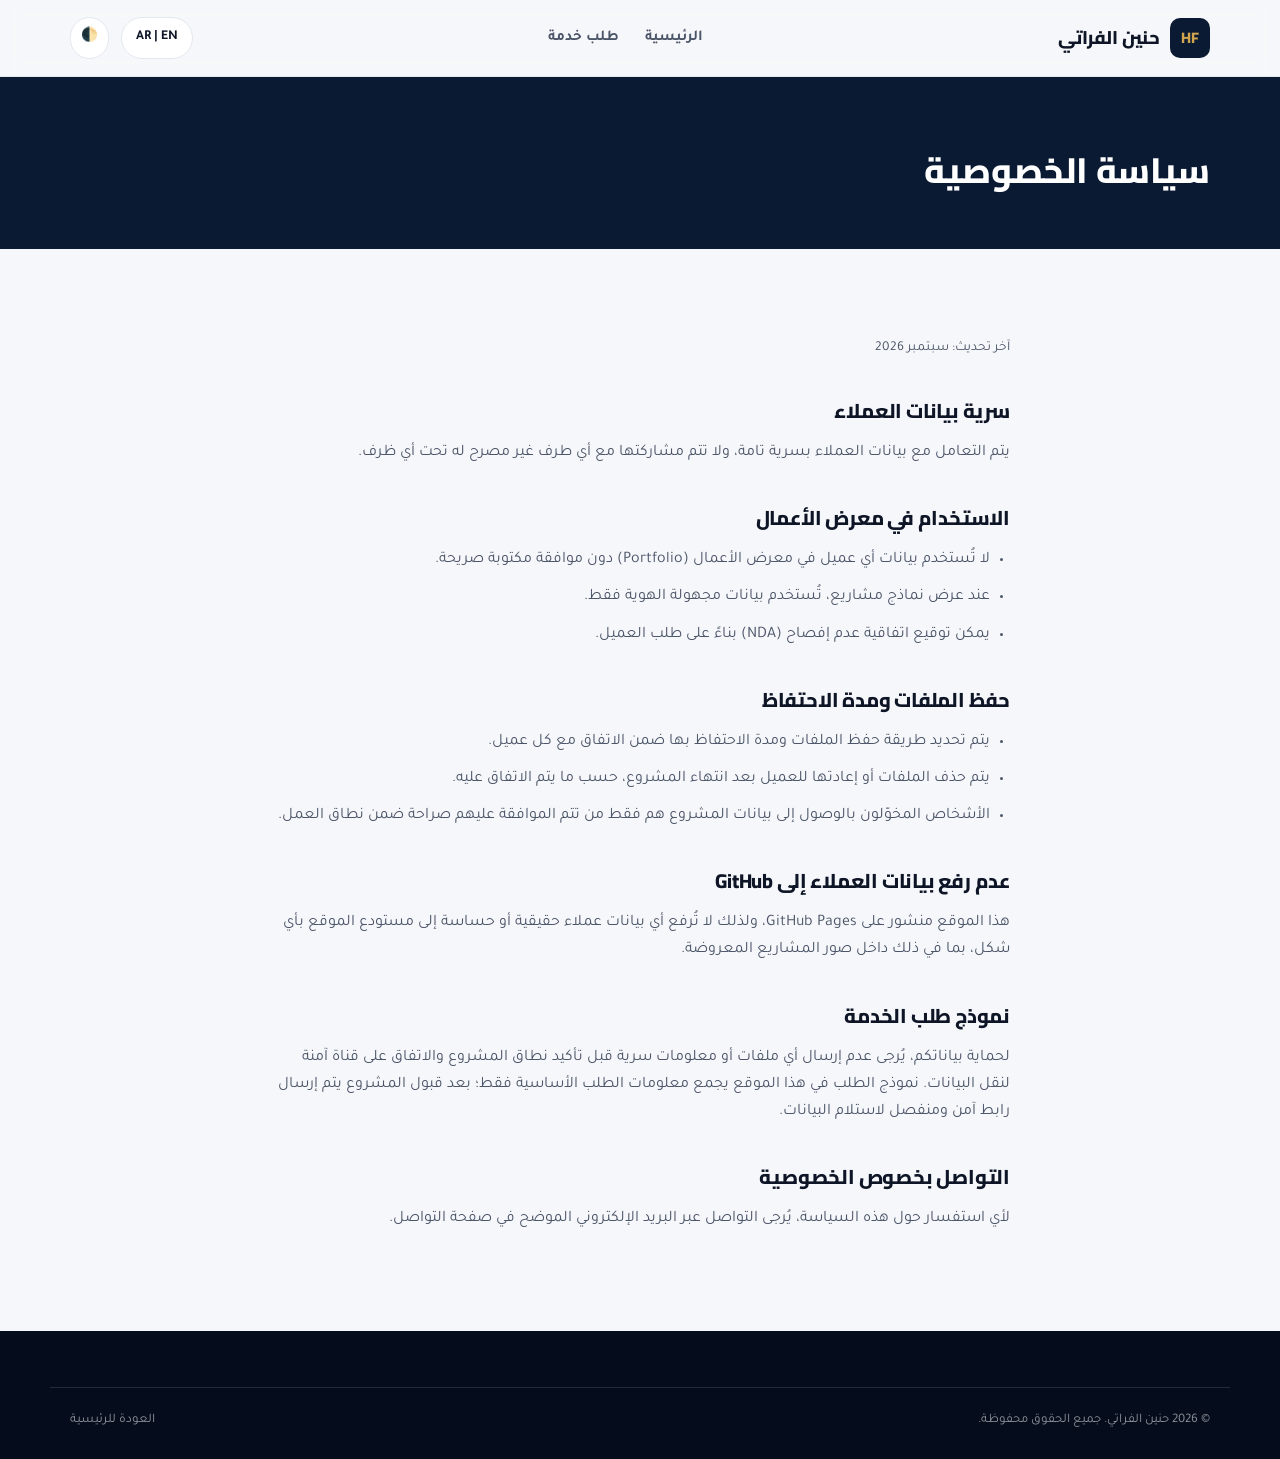
<file: privacy.html>
<!DOCTYPE html>
<html lang="ar" dir="rtl">
<head>
  <meta charset="UTF-8" />
  <meta name="viewport" content="width=device-width, initial-scale=1.0" />
  <title><span lang-ar>سياسة الخصوصية</span> | Hanin AlFurati</title>
  <link rel="icon" href="favicon.svg" type="image/svg+xml" />
  <link rel="preconnect" href="https://fonts.googleapis.com" />
  <link rel="preconnect" href="https://fonts.gstatic.com" crossorigin />
  <link href="https://fonts.googleapis.com/css2?family=Cairo:wght@600;700;800&family=Tajawal:wght@400;500;700&family=Inter:wght@400;500;600;700;800&display=swap" rel="stylesheet" />
  <link rel="stylesheet" href="style.css" />
</head>
<body>
  <header class="site-header">
    <div class="container">
      <a href="index.html" class="brand">
        <span class="brand-mark">HF</span>
        <span class="brand-name-ar">حنين الفراتي</span>
        <span class="brand-name-en">Hanin AlFurati</span>
      </a>
      <nav class="main-nav">
        <a href="index.html"><span lang-ar>الرئيسية</span><span lang-en>Home</span></a>
        <a href="request-service.html"><span lang-ar>طلب خدمة</span><span lang-en>Request Service</span></a>
      </nav>
      <div class="header-actions">
        <button class="lang-toggle">AR | EN</button>
        <button class="theme-toggle">🌓</button>
        <button class="nav-toggle" aria-label="Menu"><span></span></button>
      </div>
    </div>
  </header>

  <div class="page-hero">
    <div class="container">
      <h1><span lang-ar>سياسة الخصوصية</span><span lang-en>Privacy Policy</span></h1>
    </div>
  </div>

  <section>
    <div class="container prose">
      <p class="updated"><span lang-ar>آخر تحديث: سبتمبر 2026</span><span lang-en>Last updated: September 2026</span></p>

      <h2><span lang-ar>سرية بيانات العملاء</span><span lang-en>Client Data Confidentiality</span></h2>
      <p><span lang-ar>يتم التعامل مع بيانات العملاء بسرية تامة، ولا تتم مشاركتها مع أي طرف غير مصرح له تحت أي ظرف.</span><span lang-en>Client data is treated with full confidentiality and is never shared with any unauthorized party.</span></p>

      <h2><span lang-ar>الاستخدام في معرض الأعمال</span><span lang-en>Use in the Portfolio</span></h2>
      <ul>
        <li><span lang-ar>لا تُستخدم بيانات أي عميل في معرض الأعمال (Portfolio) دون موافقة مكتوبة صريحة.</span><span lang-en>Client data is never used in the portfolio without explicit written consent.</span></li>
        <li><span lang-ar>عند عرض نماذج مشاريع، تُستخدم بيانات مجهولة الهوية فقط.</span><span lang-en>Anonymized/sample data only is used when showcasing project examples.</span></li>
        <li><span lang-ar>يمكن توقيع اتفاقية عدم إفصاح (NDA) بناءً على طلب العميل.</span><span lang-en>A Non-Disclosure Agreement (NDA) can be signed upon client request.</span></li>
      </ul>

      <h2><span lang-ar>حفظ الملفات ومدة الاحتفاظ</span><span lang-en>File Storage & Retention</span></h2>
      <ul>
        <li><span lang-ar>يتم تحديد طريقة حفظ الملفات ومدة الاحتفاظ بها ضمن الاتفاق مع كل عميل.</span><span lang-en>The storage method and retention period are defined in the agreement with each client.</span></li>
        <li><span lang-ar>يتم حذف الملفات أو إعادتها للعميل بعد انتهاء المشروع، حسب ما يتم الاتفاق عليه.</span><span lang-en>Files are deleted or returned to the client after project completion, as agreed.</span></li>
        <li><span lang-ar>الأشخاص المخوّلون بالوصول إلى بيانات المشروع هم فقط من تتم الموافقة عليهم صراحة ضمن نطاق العمل.</span><span lang-en>Only individuals explicitly approved within the project scope may access project data.</span></li>
      </ul>

      <h2><span lang-ar>عدم رفع بيانات العملاء إلى GitHub</span><span lang-en>No Client Data on GitHub</span></h2>
      <p><span lang-ar>هذا الموقع منشور على GitHub Pages، ولذلك لا تُرفع أي بيانات عملاء حقيقية أو حساسة إلى مستودع الموقع بأي شكل، بما في ذلك داخل صور المشاريع المعروضة.</span><span lang-en>This site is hosted on GitHub Pages, so no real or sensitive client data is ever uploaded to the repository, including within project screenshots.</span></p>

      <h2><span lang-ar>نموذج طلب الخدمة</span><span lang-en>Service Request Form</span></h2>
      <p><span lang-ar>لحماية بياناتكم، يُرجى عدم إرسال أي ملفات أو معلومات سرية قبل تأكيد نطاق المشروع والاتفاق على قناة آمنة لنقل البيانات. نموذج الطلب في هذا الموقع يجمع معلومات الطلب الأساسية فقط؛ بعد قبول المشروع يتم إرسال رابط آمن ومنفصل لاستلام البيانات.</span><span lang-en>To protect your data, please do not send confidential files before the project scope is confirmed and a secure transfer method is agreed upon. This site's request form collects only basic request information; after the project is accepted, a separate secure link is shared for data transfer.</span></p>

      <h2><span lang-ar>التواصل بخصوص الخصوصية</span><span lang-en>Contact About Privacy</span></h2>
      <p><span lang-ar>لأي استفسار حول هذه السياسة، يُرجى التواصل عبر البريد الإلكتروني الموضح في صفحة التواصل.</span><span lang-en>For any question about this policy, please reach out via the email listed on the contact page.</span></p>
    </div>
  </section>

  <footer class="site-footer">
    <div class="container footer-bottom">
      <span><span lang-ar>© 2026 حنين الفراتي. جميع الحقوق محفوظة.</span><span lang-en>© 2026 Hanin AlFurati. All rights reserved.</span></span>
      <a href="index.html" style="display:inline"><span lang-ar>العودة للرئيسية</span><span lang-en>Back to Home</span></a>
    </div>
  </footer>

  <button class="back-to-top" aria-label="Back to top">↑</button>
  <script src="script.js"></script>
</body>
</html>
</file>
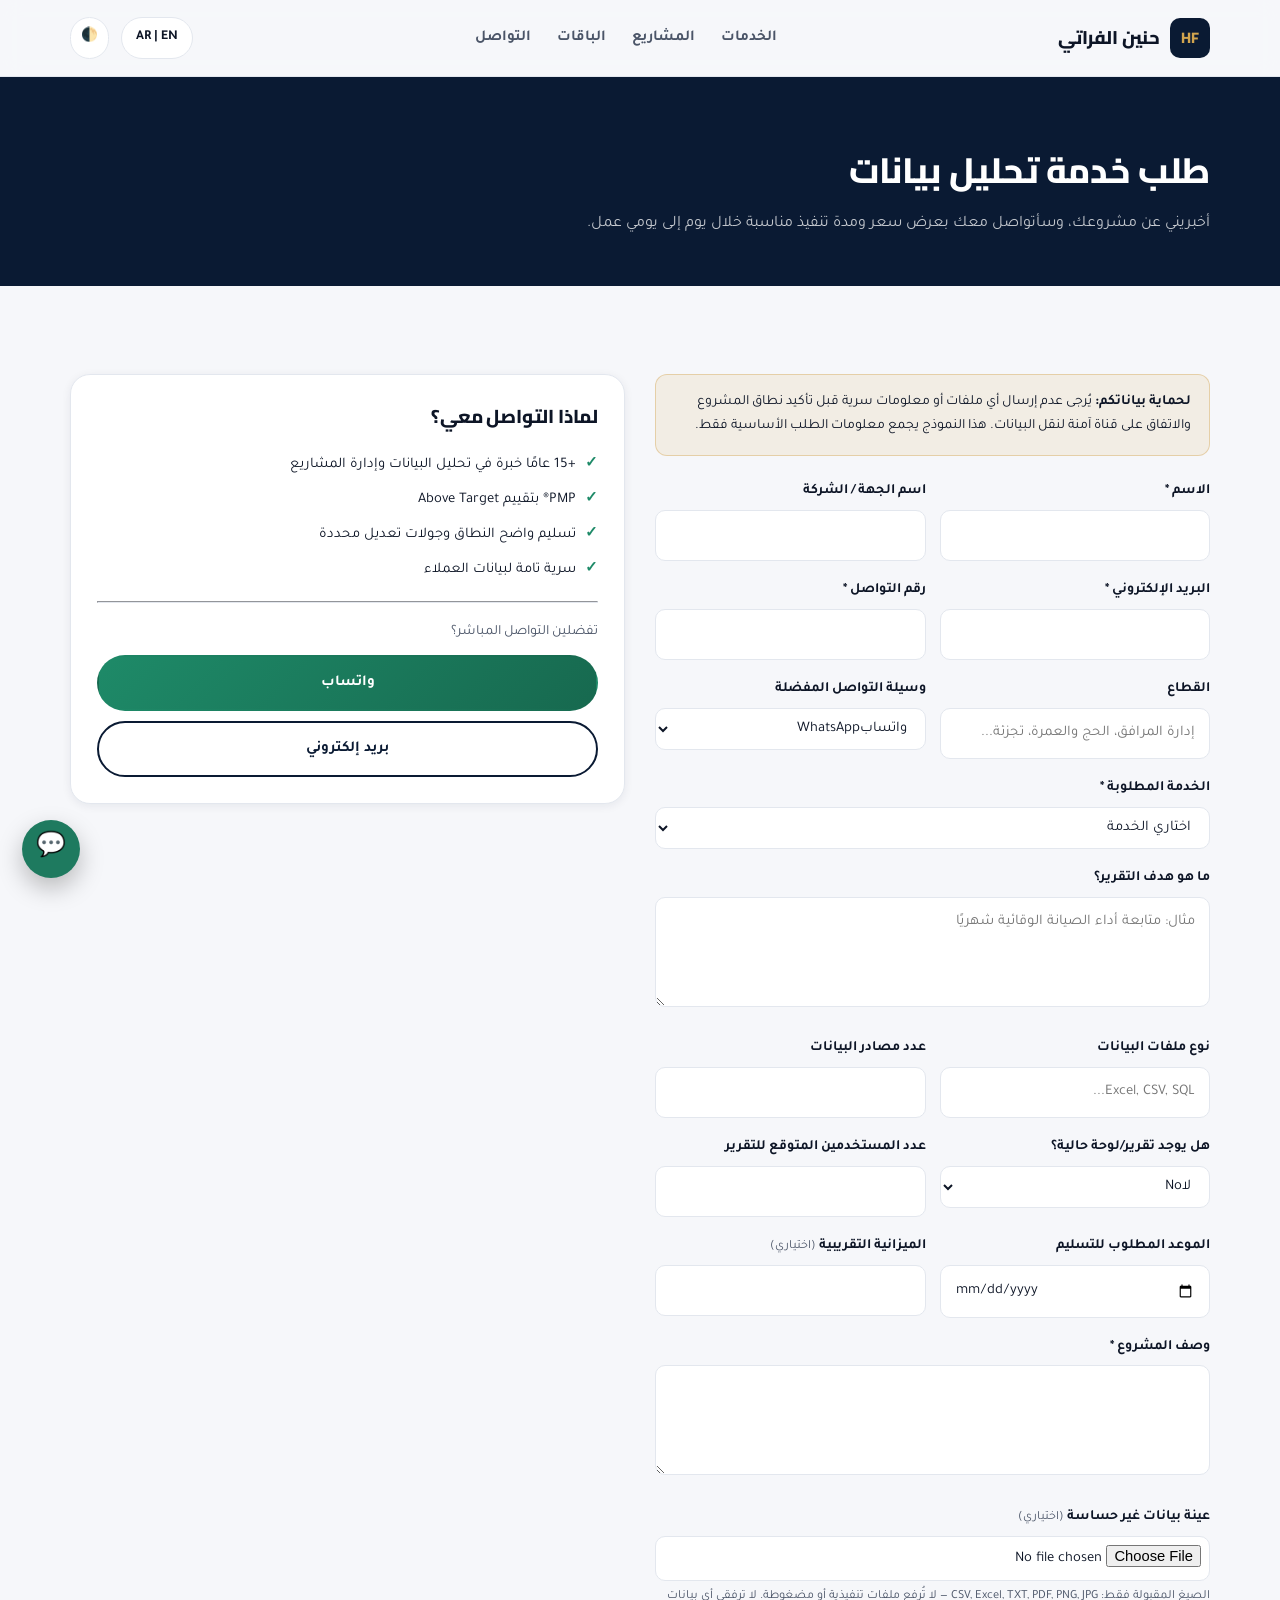
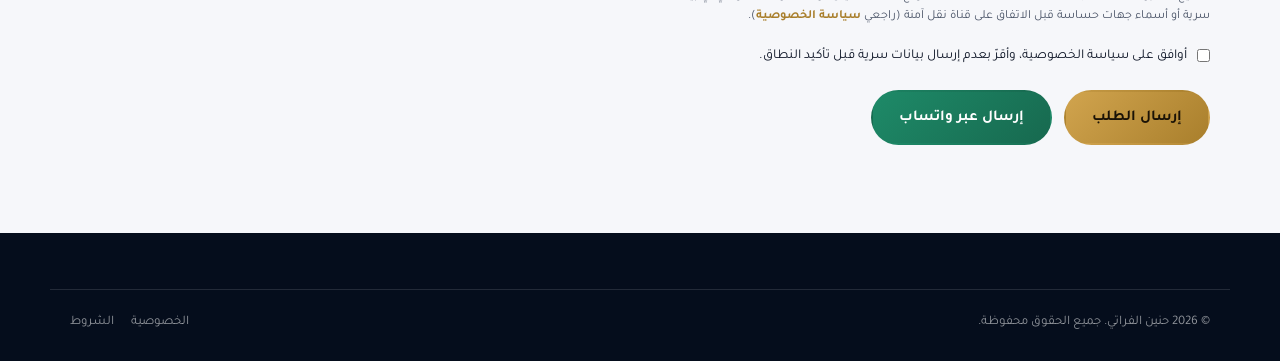
<file: request-service.html>
<!DOCTYPE html>
<!--
  request-service.html — نموذج طلب خدمة تحليل بيانات
  ======================================================================
  هذا النموذج لا يرسل بيانات إلى أي خادم افتراضيًا (الموقع بدون Backend).
  لتفعيل الاستلام المباشر بالبريد: افتحي script.js وضعي رابط Formspree
  الخاص بك في SITE_CONFIG.formspreeEndpoint (الخطوات في README.md).
  إلى أن تفعّليه، سيعمل زر "إرسال عبر واتساب" دائمًا بدون أي إعداد إضافي.
-->
<html lang="ar" dir="rtl">
<head>
  <meta charset="UTF-8" />
  <meta name="viewport" content="width=device-width, initial-scale=1.0" />
  <title>طلب خدمة تحليل بيانات | Hanin AlFurati</title>
  <meta name="description" content="أرسلي تفاصيل مشروعك لتحصلي على عرض سعر مخصص لخدمات تحليل البيانات وتصميم تقارير Power BI." />
  <link rel="icon" href="favicon.svg" type="image/svg+xml" />
  <link rel="preconnect" href="https://fonts.googleapis.com" />
  <link rel="preconnect" href="https://fonts.gstatic.com" crossorigin />
  <link href="https://fonts.googleapis.com/css2?family=Cairo:wght@600;700;800&family=Tajawal:wght@400;500;700&family=Inter:wght@400;500;600;700;800&display=swap" rel="stylesheet" />
  <link rel="stylesheet" href="style.css" />
</head>
<body>
  <header class="site-header">
    <div class="container">
      <a href="index.html" class="brand">
        <span class="brand-mark">HF</span>
        <span class="brand-name-ar">حنين الفراتي</span>
        <span class="brand-name-en">Hanin AlFurati</span>
      </a>
      <nav class="main-nav">
        <a href="index.html#services"><span lang-ar>الخدمات</span><span lang-en>Services</span></a>
        <a href="index.html#projects"><span lang-ar>المشاريع</span><span lang-en>Projects</span></a>
        <a href="index.html#packages"><span lang-ar>الباقات</span><span lang-en>Packages</span></a>
        <a href="index.html#contact"><span lang-ar>التواصل</span><span lang-en>Contact</span></a>
      </nav>
      <div class="header-actions">
        <button class="lang-toggle">AR | EN</button>
        <button class="theme-toggle">🌓</button>
        <button class="nav-toggle" aria-label="Menu"><span></span></button>
      </div>
    </div>
  </header>

  <div class="page-hero">
    <div class="container">
      <h1><span lang-ar>طلب خدمة تحليل بيانات</span><span lang-en>Data Analytics Service Request</span></h1>
      <p><span lang-ar>أخبريني عن مشروعك، وسأتواصل معك بعرض سعر ومدة تنفيذ مناسبة خلال يوم إلى يومي عمل.</span><span lang-en>Tell me about your project, and I'll follow up with a quote and timeline within 1–2 business days.</span></p>
    </div>
  </div>

  <section>
    <div class="container request-layout">
      <div>
        <div class="form-notice">
          <strong><span lang-ar>لحماية بياناتكم:</span><span lang-en>To protect your data:</span></strong>
          <span lang-ar> يُرجى عدم إرسال أي ملفات أو معلومات سرية قبل تأكيد نطاق المشروع والاتفاق على قناة آمنة لنقل البيانات. هذا النموذج يجمع معلومات الطلب الأساسية فقط.</span>
          <span lang-en> please do not send confidential files before the project scope is confirmed and a secure transfer method is agreed upon. This form collects only basic request information.</span>
        </div>

        <form id="requestForm" action="#" method="POST" enctype="multipart/form-data">
          <div class="form-row">
            <div class="form-group">
              <label><span lang-ar>الاسم</span><span lang-en>Name</span> *</label>
              <input type="text" id="field-name" name="name" required />
            </div>
            <div class="form-group">
              <label><span lang-ar>اسم الجهة / الشركة</span><span lang-en>Company / Entity Name</span></label>
              <input type="text" id="field-company" name="company" />
            </div>
          </div>
          <div class="form-row">
            <div class="form-group">
              <label><span lang-ar>البريد الإلكتروني</span><span lang-en>Email</span> *</label>
              <input type="email" id="field-email" name="email" required />
            </div>
            <div class="form-group">
              <label><span lang-ar>رقم التواصل</span><span lang-en>Contact Number</span> *</label>
              <input type="tel" id="field-phone" name="phone" required />
            </div>
          </div>
          <div class="form-row">
            <div class="form-group">
              <label><span lang-ar>القطاع</span><span lang-en>Sector</span></label>
              <input type="text" id="field-sector" name="sector" placeholder="إدارة المرافق، الحج والعمرة، تجزئة..." />
            </div>
            <div class="form-group">
              <label><span lang-ar>وسيلة التواصل المفضلة</span><span lang-en>Preferred Contact Method</span></label>
              <select id="field-contact-method" name="preferred_contact">
                <option value="whatsapp"><span lang-ar>واتساب</span><span lang-en>WhatsApp</span></option>
                <option value="phone"><span lang-ar>اتصال هاتفي</span><span lang-en>Phone Call</span></option>
                <option value="email"><span lang-ar>بريد إلكتروني</span><span lang-en>Email</span></option>
              </select>
            </div>
          </div>
          <div class="form-group">
            <label><span lang-ar>الخدمة المطلوبة</span><span lang-en>Required Service</span> *</label>
            <select id="field-service" name="service" required>
              <option value="" disabled selected><span lang-ar>اختاري الخدمة</span></option>
              <!-- تُملأ تلقائيًا من SERVICES_DATA في script.js -->
            </select>
          </div>
          <div class="form-group">
            <label><span lang-ar>ما هو هدف التقرير؟</span><span lang-en>What's the Report's Goal?</span></label>
            <textarea id="field-goal" name="report_goal" placeholder="مثال: متابعة أداء الصيانة الوقائية شهريًا"></textarea>
          </div>
          <div class="form-row">
            <div class="form-group">
              <label><span lang-ar>نوع ملفات البيانات</span><span lang-en>Data File Type</span></label>
              <input type="text" id="field-datatype" name="data_type" placeholder="Excel, CSV, SQL..." />
            </div>
            <div class="form-group">
              <label><span lang-ar>عدد مصادر البيانات</span><span lang-en>Number of Data Sources</span></label>
              <input type="number" min="0" id="field-sources-count" name="sources_count" />
            </div>
          </div>
          <div class="form-row">
            <div class="form-group">
              <label><span lang-ar>هل يوجد تقرير/لوحة حالية؟</span><span lang-en>Existing Dashboard?</span></label>
              <select id="field-existing" name="existing_dashboard">
                <option value="no"><span lang-ar>لا</span><span lang-en>No</span></option>
                <option value="yes"><span lang-ar>نعم</span><span lang-en>Yes</span></option>
              </select>
            </div>
            <div class="form-group">
              <label><span lang-ar>عدد المستخدمين المتوقع للتقرير</span><span lang-en>Expected Number of Users</span></label>
              <input type="number" min="0" id="field-users" name="expected_users" />
            </div>
          </div>
          <div class="form-row">
            <div class="form-group">
              <label><span lang-ar>الموعد المطلوب للتسليم</span><span lang-en>Expected Delivery Date</span></label>
              <input type="date" id="field-delivery-date" name="delivery_date" />
            </div>
            <div class="form-group">
              <label><span lang-ar>الميزانية التقريبية <span class="hint">(اختياري)</span></span><span lang-en>Approximate Budget <span class="hint">(Optional)</span></span></label>
              <input type="text" id="field-budget" name="budget" />
            </div>
          </div>
          <div class="form-group">
            <label><span lang-ar>وصف المشروع</span><span lang-en>Project Description</span> *</label>
            <textarea id="field-description" name="description" required></textarea>
          </div>
          <div class="form-group">
            <label><span lang-ar>عينة بيانات غير حساسة <span class="hint">(اختياري)</span></span><span lang-en>Non-Sensitive Data Sample <span class="hint">(Optional)</span></span></label>
            <input type="file" id="field-datasample" name="data_sample" accept=".csv,.xlsx,.xls,.txt,.pdf,.png,.jpg,.jpeg" />
            <p class="field-hint">
              <span lang-ar>الصيغ المقبولة فقط: CSV, Excel, TXT, PDF, PNG, JPG — لا تُرفع ملفات تنفيذية أو مضغوطة. لا ترفقي أي بيانات سرية أو أسماء جهات حساسة قبل الاتفاق على قناة نقل آمنة (راجعي <a href="privacy.html" target="_blank">سياسة الخصوصية</a>).</span>
              <span lang-en>Accepted types only: CSV, Excel, TXT, PDF, PNG, JPG — no executable or compressed files. Do not attach confidential data before agreeing on a secure transfer channel (see the <a href="privacy.html" target="_blank">Privacy Policy</a>).</span>
            </p>
          </div>
          <div class="form-check">
            <input type="checkbox" id="field-consent" name="privacy_consent" required />
            <label for="field-consent">
              <span lang-ar>أوافق على <a href="privacy.html" target="_blank">سياسة الخصوصية</a>، وأقرّ بعدم إرسال بيانات سرية قبل تأكيد النطاق.</span>
              <span lang-en>I agree to the <a href="privacy.html" target="_blank">Privacy Policy</a> and confirm I won't send confidential data before scope confirmation.</span>
            </label>
          </div>

          <div class="form-actions">
            <button type="submit" class="btn btn-primary"><span lang-ar>إرسال الطلب</span><span lang-en>Submit Request</span></button>
            <button type="button" id="sendWhatsappBtn" class="btn btn-whatsapp"><span lang-ar>إرسال عبر واتساب</span><span lang-en>Send via WhatsApp</span></button>
          </div>
          <div class="form-status"></div>
        </form>
      </div>

      <aside>
        <div class="card request-summary-card">
          <h3><span lang-ar>لماذا التواصل معي؟</span><span lang-en>Why Work With Me?</span></h3>
          <ul class="about-highlights" style="grid-template-columns:1fr">
            <li><span lang-ar>+15 عامًا خبرة في تحليل البيانات وإدارة المشاريع</span><span lang-en>15+ years in data analytics & project management</span></li>
            <li><span lang-ar>PMP® بتقييم Above Target</span><span lang-en>PMP® — Above Target</span></li>
            <li><span lang-ar>تسليم واضح النطاق وجولات تعديل محددة</span><span lang-en>Clear scope & defined revision rounds</span></li>
            <li><span lang-ar>سرية تامة لبيانات العملاء</span><span lang-en>Full confidentiality of client data</span></li>
          </ul>
          <hr style="border-color:var(--color-border); margin:18px 0" />
          <p style="font-size:.88rem; color:var(--color-text-muted); margin-bottom:10px">
            <span lang-ar>تفضلين التواصل المباشر؟</span><span lang-en>Prefer to reach out directly?</span>
          </p>
          <a href="#" data-wa-link class="btn btn-whatsapp btn-block" style="margin-bottom:10px"><span lang-ar>واتساب</span><span lang-en>WhatsApp</span></a>
          <a href="#" data-email-link class="btn btn-outline on-light btn-block"><span lang-ar>بريد إلكتروني</span><span lang-en>Email</span></a>
        </div>
      </aside>
    </div>
  </section>

  <footer class="site-footer">
    <div class="container footer-bottom">
      <span><span lang-ar>© 2026 حنين الفراتي. جميع الحقوق محفوظة.</span><span lang-en>© 2026 Hanin AlFurati. All rights reserved.</span></span>
      <div>
        <a href="privacy.html" style="display:inline; margin-inline-end:14px"><span lang-ar>الخصوصية</span><span lang-en>Privacy</span></a>
        <a href="terms.html" style="display:inline"><span lang-ar>الشروط</span><span lang-en>Terms</span></a>
      </div>
    </div>
  </footer>

  <a href="#" data-wa-link class="whatsapp-float" aria-label="WhatsApp">💬</a>
  <button class="back-to-top" aria-label="Back to top">↑</button>
  <script src="script.js"></script>
</body>
</html>
</file>
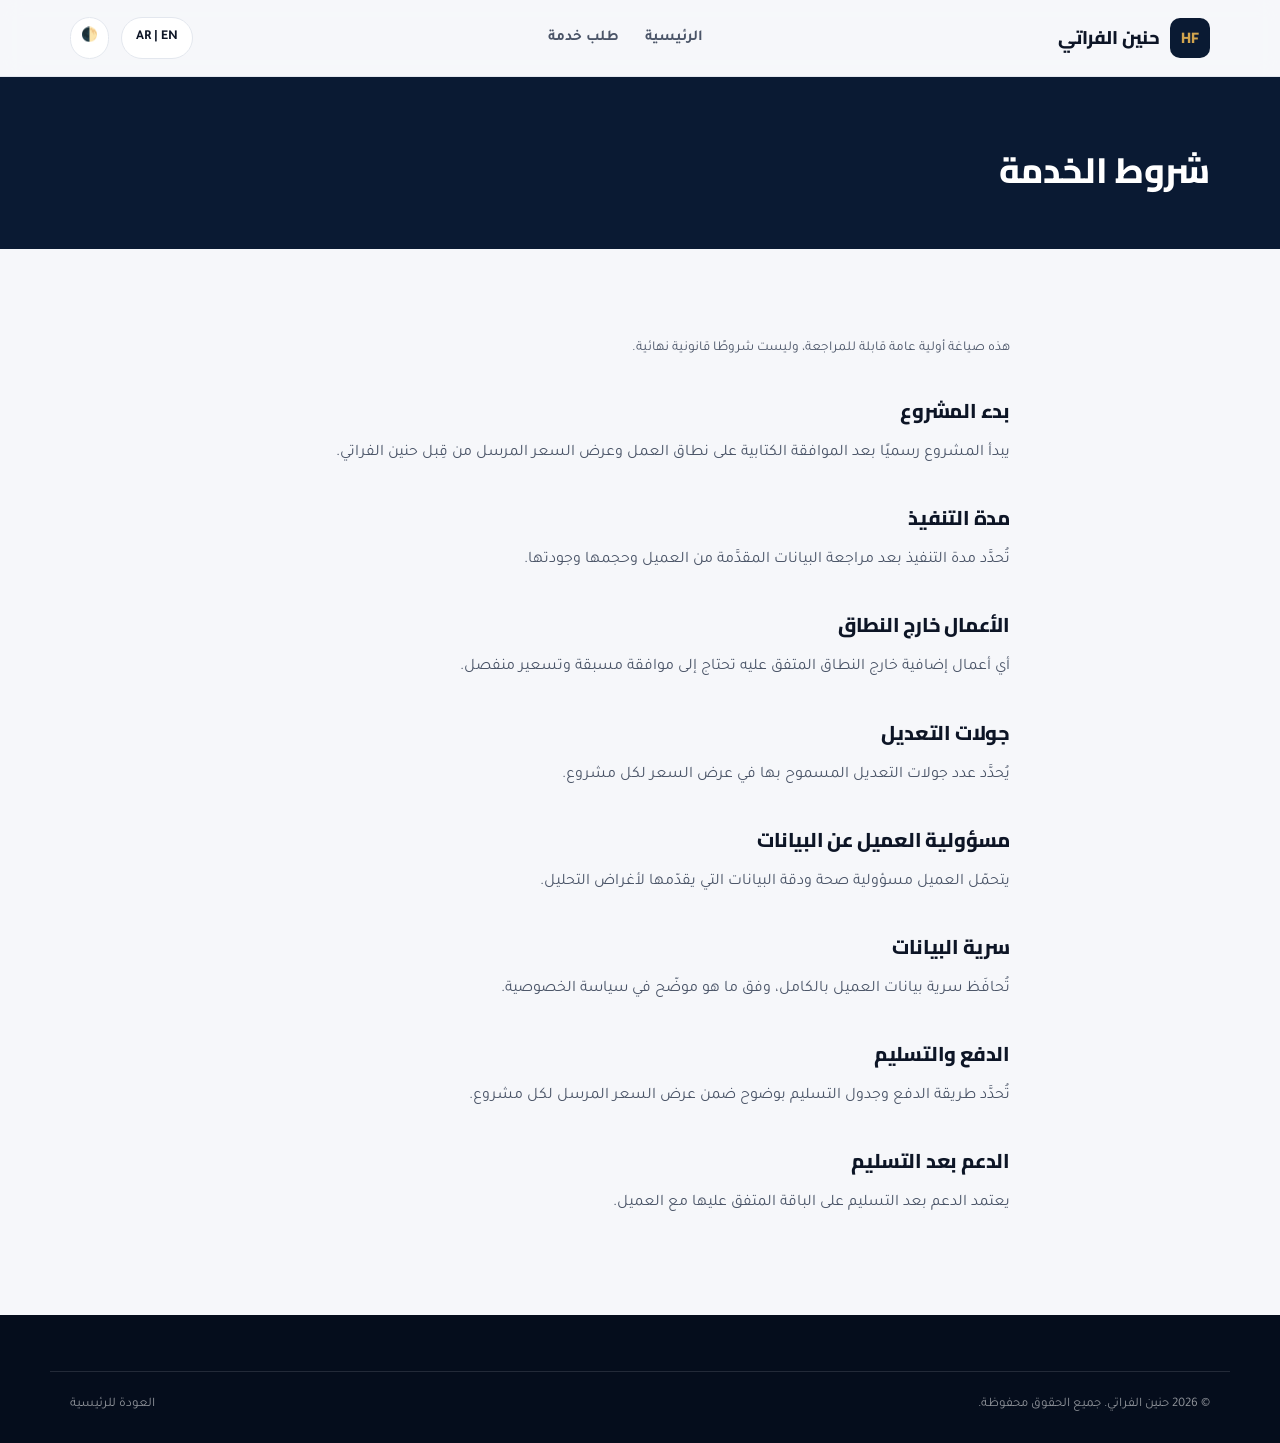
<file: terms.html>
<!DOCTYPE html>
<html lang="ar" dir="rtl">
<head>
  <meta charset="UTF-8" />
  <meta name="viewport" content="width=device-width, initial-scale=1.0" />
  <title><span lang-ar>شروط الخدمة</span> | Hanin AlFurati</title>
  <link rel="icon" href="favicon.svg" type="image/svg+xml" />
  <link rel="preconnect" href="https://fonts.googleapis.com" />
  <link rel="preconnect" href="https://fonts.gstatic.com" crossorigin />
  <link href="https://fonts.googleapis.com/css2?family=Cairo:wght@600;700;800&family=Tajawal:wght@400;500;700&family=Inter:wght@400;500;600;700;800&display=swap" rel="stylesheet" />
  <link rel="stylesheet" href="style.css" />
</head>
<body>
  <header class="site-header">
    <div class="container">
      <a href="index.html" class="brand">
        <span class="brand-mark">HF</span>
        <span class="brand-name-ar">حنين الفراتي</span>
        <span class="brand-name-en">Hanin AlFurati</span>
      </a>
      <nav class="main-nav">
        <a href="index.html"><span lang-ar>الرئيسية</span><span lang-en>Home</span></a>
        <a href="request-service.html"><span lang-ar>طلب خدمة</span><span lang-en>Request Service</span></a>
      </nav>
      <div class="header-actions">
        <button class="lang-toggle">AR | EN</button>
        <button class="theme-toggle">🌓</button>
        <button class="nav-toggle" aria-label="Menu"><span></span></button>
      </div>
    </div>
  </header>

  <div class="page-hero">
    <div class="container">
      <h1><span lang-ar>شروط الخدمة</span><span lang-en>Terms of Service</span></h1>
    </div>
  </div>

  <section>
    <div class="container prose">
      <p class="updated">
        <span lang-ar>هذه صياغة أولية عامة قابلة للمراجعة، وليست شروطًا قانونية نهائية.</span>
        <span lang-en>This is a general draft, subject to review — not final legal terms.</span>
      </p>

      <h2><span lang-ar>بدء المشروع</span><span lang-en>Project Start</span></h2>
      <p><span lang-ar>يبدأ المشروع رسميًا بعد الموافقة الكتابية على نطاق العمل وعرض السعر المرسل من قِبل حنين الفراتي.</span><span lang-en>The project officially begins after written approval of the scope of work and the quote sent by Hanin AlFurati.</span></p>

      <h2><span lang-ar>مدة التنفيذ</span><span lang-en>Timeline</span></h2>
      <p><span lang-ar>تُحدَّد مدة التنفيذ بعد مراجعة البيانات المقدَّمة من العميل وحجمها وجودتها.</span><span lang-en>The timeline is determined after reviewing the client's provided data, its volume, and its quality.</span></p>

      <h2><span lang-ar>الأعمال خارج النطاق</span><span lang-en>Out-of-Scope Work</span></h2>
      <p><span lang-ar>أي أعمال إضافية خارج النطاق المتفق عليه تحتاج إلى موافقة مسبقة وتسعير منفصل.</span><span lang-en>Any additional work outside the agreed scope requires prior approval and separate pricing.</span></p>

      <h2><span lang-ar>جولات التعديل</span><span lang-en>Revision Rounds</span></h2>
      <p><span lang-ar>يُحدَّد عدد جولات التعديل المسموح بها في عرض السعر لكل مشروع.</span><span lang-en>The number of allowed revision rounds is specified in each project's quote.</span></p>

      <h2><span lang-ar>مسؤولية العميل عن البيانات</span><span lang-en>Client Responsibility for Data</span></h2>
      <p><span lang-ar>يتحمّل العميل مسؤولية صحة ودقة البيانات التي يقدّمها لأغراض التحليل.</span><span lang-en>The client is responsible for the accuracy and correctness of the data provided for analysis.</span></p>

      <h2><span lang-ar>سرية البيانات</span><span lang-en>Data Confidentiality</span></h2>
      <p><span lang-ar>تُحافَظ سرية بيانات العميل بالكامل، وفق ما هو موضّح في <a href="privacy.html">سياسة الخصوصية</a>.</span><span lang-en>Client data confidentiality is fully maintained, as detailed in the <a href="privacy.html">Privacy Policy</a>.</span></p>

      <h2><span lang-ar>الدفع والتسليم</span><span lang-en>Payment & Delivery</span></h2>
      <p><span lang-ar>تُحدَّد طريقة الدفع وجدول التسليم بوضوح ضمن عرض السعر المرسل لكل مشروع.</span><span lang-en>The payment method and delivery schedule are clearly defined in each project's quote.</span></p>

      <h2><span lang-ar>الدعم بعد التسليم</span><span lang-en>Post-Delivery Support</span></h2>
      <p><span lang-ar>يعتمد الدعم بعد التسليم على الباقة المتفق عليها مع العميل.</span><span lang-en>Post-delivery support depends on the package agreed upon with the client.</span></p>
    </div>
  </section>

  <footer class="site-footer">
    <div class="container footer-bottom">
      <span><span lang-ar>© 2026 حنين الفراتي. جميع الحقوق محفوظة.</span><span lang-en>© 2026 Hanin AlFurati. All rights reserved.</span></span>
      <a href="index.html" style="display:inline"><span lang-ar>العودة للرئيسية</span><span lang-en>Back to Home</span></a>
    </div>
  </footer>

  <button class="back-to-top" aria-label="Back to top">↑</button>
  <script src="script.js"></script>
</body>
</html>
</file>
<file: style.css>
/* =====================================================================
   style.css — Hanin AlFurati Data Analytics Portfolio
   =====================================================================
   دليل التعديل السريع:
   - كل الألوان معرّفة كمتغيرات CSS في ":root" و"[data-theme='dark']" بالأسفل.
     لتغيير اللون الذهبي المساعد مثلاً، غيّري قيمة --color-accent فقط.
   - اتجاه الصفحة (RTL/LTR) يتغيّر عبر السمة dir على <html>، ويتحكم بها script.js
   - كل قسم في الصفحة له class خاص بها (Section--hero, Section--services...)
     ابحثي عن اسم القسم هنا مباشرة لتعديل مظهره.
   ===================================================================== */

/* ---------- 1) الخطوط | Fonts ----------
   تحميل الخطوط من Google Fonts (يتطلب إنترنت عند التصفح):
   - Cairo: للعناوين — خط عربي بوزن قوي وحضور جاد واحترافي، مستخدم بكثرة
     في الهويات المؤسسية والتنفيذية السعودية.
   - Tajawal: لنص القراءة، لوضوحه في الفقرات الطويلة.
   - Inter: للنصوص الإنجليزية.
   الاستيراد موجود في وسم <link> داخل <head> بكل صفحة HTML (ابحثي عن fonts.googleapis.com).
   للعمل بدون إنترنت لاحقًا: نزّلي ملفات woff2 لهذه الخطوط إلى assets/fonts
   وأضيفي قواعد @font-face محلية هنا بنفس الأسماء. */

/* ---------- 2) متغيرات الألوان | Color tokens ----------
   لوحة أكثر جدية وثقة (كحلي أعمق يقارب الأسود) مع ذهبي أكثر دفئًا وحيوية
   يعطي لمسة تفاؤل دون أن يفقد الطابع التنفيذي. لتغيير اللون الذهبي فقط،
   عدّلي --color-accent و --color-accent-strong. */
:root {
  --color-primary: #0a1a33;      /* كحلي أعمق وأكثر جدية */
  --color-primary-strong: #050d1c;
  --color-surface: #ffffff;      /* خلفية البطاقات */
  --color-bg: #f6f7fa;           /* خلفية الصفحة */
  --color-accent: #d1a44e;       /* ذهبي دافئ — بديل مقترح: أخضر هادئ #1e7a5f */
  --color-accent-strong: #a97f2c;
  --color-success: #1e8a68;      /* أخضر تفاؤلي للمؤشرات الإيجابية */
  --color-text: #0d1526;
  --color-text-muted: #4b5568;
  --color-border: #e3e7ee;
  --color-on-primary: #ffffff;
  --shadow-card: 0 2px 10px rgba(10, 26, 51, 0.07);
  --shadow-card-hover: 0 14px 28px rgba(10, 26, 51, 0.14);
  --radius-md: 12px;
  --radius-lg: 20px;
  --font-ar-heading: "Cairo", "Segoe UI", Tahoma, sans-serif;
  --font-ar: "Tajawal", "Segoe UI", Tahoma, sans-serif;
  --font-en: "Inter", "Segoe UI", Tahoma, sans-serif;
  --font-en-heading: "Inter", "Segoe UI", Tahoma, sans-serif;
  --container-w: 1180px;
}

:root[data-theme="dark"] {
  --color-primary: #0a1a33;
  --color-primary-strong: #040a16;
  --color-surface: #101c33;
  --color-bg: #050c19;
  --color-accent: #dfb56c;
  --color-accent-strong: #f0cb8c;
  --color-success: #35b28c;
  --color-text: #e9edf5;
  --color-text-muted: #a9b4c6;
  --color-border: #1f2c47;
  --color-on-primary: #ffffff;
  --shadow-card: 0 2px 10px rgba(0, 0, 0, 0.4);
  --shadow-card-hover: 0 14px 30px rgba(0, 0, 0, 0.5);
}

/* ---------- 3) إعادة ضبط أساسية | Reset ---------- */
* { box-sizing: border-box; margin: 0; padding: 0; }
html { scroll-behavior: smooth; }
img { max-width: 100%; display: block; }
a { color: inherit; text-decoration: none; }
button { font: inherit; cursor: pointer; }
ul { list-style: none; }

body {
  background: var(--color-bg);
  color: var(--color-text);
  font-family: var(--font-ar);
  line-height: 1.7;
  transition: background .25s ease, color .25s ease;
}
html[lang="en"] body { font-family: var(--font-en); }

/* اتجاه الصفحة: يضبطه <html dir="rtl|ltr"> في كل ملف + script.js عند التبديل */
html[dir="ltr"] body { font-family: var(--font-en); }

/* العناوين بخط Cairo (عربي) / Inter (إنجليزي) بوزن أقوى لحضور أكثر جدية واحترافية */
h1, h2, h3, h4, h5,
.section-title, .hero-title, .brand,
.package-card h3, .service-card h3, .project-body h3 {
  font-family: var(--font-ar-heading);
  font-weight: 800;
  letter-spacing: -0.01em;
}
html[dir="ltr"] h1, html[dir="ltr"] h2, html[dir="ltr"] h3, html[dir="ltr"] h4, html[dir="ltr"] h5,
html[dir="ltr"] .section-title, html[dir="ltr"] .hero-title, html[dir="ltr"] .brand,
html[dir="ltr"] .package-card h3, html[dir="ltr"] .service-card h3, html[dir="ltr"] .project-body h3 {
  font-family: var(--font-en-heading);
  letter-spacing: -0.01em;
}

.container {
  max-width: var(--container-w);
  margin-inline: auto;
  padding-inline: 20px;
}

section { padding: 88px 0; }
@media (max-width: 768px) { section { padding: 56px 0; } }

.section-head { max-width: 720px; margin-bottom: 44px; }
.section-eyebrow {
  color: var(--color-accent-strong);
  font-weight: 800;
  font-size: .85rem;
  letter-spacing: .06em;
  text-transform: uppercase;
  margin-bottom: 10px;
}
.section-title { font-size: clamp(1.6rem, 2.6vw, 2.2rem); font-weight: 800; margin-bottom: 12px; }
.section-desc { color: var(--color-text-muted); font-size: 1.02rem; }

/* ---------- 4) الأزرار | Buttons ---------- */
.btn {
  display: inline-flex;
  align-items: center;
  gap: 8px;
  padding: 13px 26px;
  border-radius: 999px;
  font-weight: 700;
  font-size: .95rem;
  border: 2px solid transparent;
  transition: transform .15s ease, box-shadow .15s ease, background .15s ease;
  white-space: nowrap;
}
.btn:hover { transform: translateY(-2px); }
.btn-primary {
  background: linear-gradient(135deg, var(--color-accent) 0%, var(--color-accent-strong) 100%);
  color: #1a1206;
}
.btn-primary:hover { box-shadow: var(--shadow-card-hover); filter: brightness(1.04); }
.btn-outline { border-color: var(--color-on-primary); color: var(--color-on-primary); }
.btn-outline.on-light { border-color: var(--color-primary); color: var(--color-primary); }
.btn-outline:hover { background: rgba(255,255,255,.12); }
.btn-outline.on-light:hover { background: rgba(10,26,51,.06); }
.btn-whatsapp { background: linear-gradient(135deg, #1e8a68 0%, #17694f 100%); color: #fff; }
.btn-whatsapp:hover { filter: brightness(1.08); box-shadow: var(--shadow-card-hover); }
.btn-sm { padding: 9px 18px; font-size: .85rem; }
.btn-block { width: 100%; justify-content: center; }

/* ---------- 5) الهيدر | Header ---------- */
.site-header {
  position: sticky; top: 0; z-index: 100;
  background: color-mix(in srgb, var(--color-bg) 88%, transparent);
  backdrop-filter: blur(10px);
  border-bottom: 1px solid var(--color-border);
}
.site-header .container { display: flex; align-items: center; justify-content: space-between; height: 76px; }
.brand { display: flex; align-items: center; gap: 10px; font-weight: 800; font-size: 1.15rem; }
.brand-mark {
  width: 40px; height: 40px; border-radius: 10px;
  background: var(--color-primary); color: var(--color-accent);
  display: flex; align-items: center; justify-content: center;
  font-weight: 800; font-size: .95rem; letter-spacing: .02em;
}
.brand-name-ar { display: inline; }
.brand-name-en { display: none; font-size: .85rem; color: var(--color-text-muted); font-weight: 600; }
html[lang="en"] .brand-name-ar { display: none; }
html[lang="en"] .brand-name-en { display: inline; }

.main-nav { display: flex; align-items: center; gap: 26px; }
.main-nav a { font-weight: 600; font-size: .95rem; color: var(--color-text-muted); }
.main-nav a:hover, .main-nav a.active { color: var(--color-primary); }
:root[data-theme="dark"] .main-nav a:hover,
:root[data-theme="dark"] .main-nav a.active { color: var(--color-accent); }

.header-actions { display: flex; align-items: center; gap: 12px; }
.lang-toggle, .theme-toggle {
  border: 1px solid var(--color-border);
  background: var(--color-surface);
  border-radius: 999px;
  padding: 8px 14px;
  font-weight: 700;
  font-size: .85rem;
  color: var(--color-text);
}
.theme-toggle { padding: 8px 10px; }
.nav-toggle {
  display: none; background: none; border: none; width: 40px; height: 40px;
  align-items: center; justify-content: center;
}
.nav-toggle span, .nav-toggle::before, .nav-toggle::after {
  content: ""; display: block; width: 22px; height: 2px; background: var(--color-text); margin: 4px auto;
}

@media (max-width: 900px) {
  .main-nav {
    position: fixed; inset-inline-start: 0; top: 76px; width: 100%;
    background: var(--color-surface); border-top: 1px solid var(--color-border);
    flex-direction: column; align-items: flex-start; padding: 18px 20px;
    display: none; gap: 14px;
  }
  .main-nav.open { display: flex; }
  .nav-toggle { display: flex; }
}

/* ---------- 6) Hero ---------- */
.hero {
  background:
    radial-gradient(760px 420px at 88% -10%, rgba(209,164,78,.14) 0%, transparent 60%),
    linear-gradient(160deg, var(--color-primary) 0%, var(--color-primary-strong) 100%);
  color: #fff;
  padding: 96px 0 72px;
  position: relative;
  overflow: hidden;
  border-bottom: 1px solid rgba(209,164,78,.25);
}
.hero .container { display: block; max-width: 760px; }
.hero-eyebrow {
  display: inline-flex; align-items: center; gap: 8px;
  color: var(--color-accent); font-weight: 800; letter-spacing: .04em; margin-bottom: 16px;
  font-size: .92rem;
}
.hero-eyebrow::before {
  content: ""; width: 8px; height: 8px; border-radius: 50%;
  background: var(--color-success); box-shadow: 0 0 0 4px rgba(30,138,104,.22);
}
.hero-title { font-size: clamp(2rem, 4vw, 3rem); font-weight: 800; line-height: 1.25; margin-bottom: 18px; }
.hero-title .accent { color: var(--color-accent); }
.hero-text { color: rgba(255,255,255,.82); font-size: 1.08rem; max-width: 46ch; margin-bottom: 30px; }
.hero-actions { display: flex; flex-wrap: wrap; gap: 12px; margin-bottom: 26px; }
.hero-credential { color: rgba(255,255,255,.65); font-size: .88rem; }
.hero-visual {
  background: rgba(255,255,255,.06);
  border: 1px solid rgba(255,255,255,.14);
  border-radius: var(--radius-lg);
  padding: 26px;
}
.hero-kpi-grid { display: grid; grid-template-columns: 1fr 1fr; gap: 14px; }
.hero-kpi { background: rgba(255,255,255,.06); border-radius: var(--radius-md); padding: 16px; }
.hero-kpi b { display: block; color: var(--color-accent); font-size: 1.5rem; }
.hero-kpi span { font-size: .82rem; color: rgba(255,255,255,.7); }

/* ---------- 7) شريط الإنجازات | Stats strip ---------- */
.stats-strip {
  background: linear-gradient(160deg, var(--color-primary) 0%, var(--color-primary-strong) 100%);
  padding: 60px 0;
}
.stats-grid { display: grid; grid-template-columns: repeat(6, 1fr); gap: 18px; text-align: center; }
@media (max-width: 900px) { .stats-grid { grid-template-columns: repeat(3, 1fr); } }
@media (max-width: 560px) { .stats-grid { grid-template-columns: repeat(2, 1fr); } }
.stat-card {
  background: rgba(255,255,255,.05); border: 1px solid rgba(255,255,255,.12);
  border-radius: var(--radius-md); padding: 18px 12px;
}
.stat-card b { display: block; font-size: 1.8rem; font-weight: 800; color: var(--color-accent); margin-bottom: 6px; }
.stat-card span { font-size: .84rem; color: rgba(255,255,255,.82); line-height: 1.5; }

/* ---------- 7ب) ماذا ستحصل عليه + حلول مرنة ---------- */
.deliverables-grid, .flex-solutions-grid {
  display: grid; grid-template-columns: repeat(2, 1fr); gap: 14px 24px;
}
@media (max-width: 700px) { .deliverables-grid, .flex-solutions-grid { grid-template-columns: 1fr; } }
.deliverable-item, .flex-solution-item {
  display: flex; align-items: flex-start; gap: 12px; font-size: .95rem; padding: 4px 0;
}
.deliverable-check {
  flex-shrink: 0; width: 26px; height: 26px; border-radius: 50%;
  background: color-mix(in srgb, var(--color-success) 16%, transparent);
  color: var(--color-success); font-weight: 800; font-size: .85rem;
  display: flex; align-items: center; justify-content: center;
}

/* ---------- عناصر بصرية بديلة (بدون نصوص أو مسارات) ---------- */
.media-icon {
  display: flex; align-items: center; justify-content: center;
  width: 64px; height: 64px; color: rgba(255,255,255,.55);
}
.media-icon svg { width: 100%; height: 100%; }
.about-photo .media-icon, .project-thumb .media-icon { width: 72px; height: 72px; }
.cert-thumb .media-icon { width: 34px; height: 34px; color: var(--color-text-muted); }
.certs-note { text-align: center; color: var(--color-text-muted); font-size: .82rem; margin-top: 18px; }

/* ---------- 8) نبذة عني | About ---------- */
.about-grid { display: grid; grid-template-columns: .6fr 1.4fr; gap: 48px; align-items: center; }
@media (max-width: 860px) { .about-grid { grid-template-columns: 1fr; } }
.about-photo {
  aspect-ratio: 4/5; border-radius: var(--radius-lg); overflow: hidden;
  background: var(--color-primary); display: flex; align-items: center; justify-content: center;
  color: rgba(255,255,255,.5); font-size: .9rem; text-align: center;
  max-width: 260px; margin-inline: auto;
}
@media (max-width: 860px) { .about-photo { max-width: 220px; } }
.about-photo img { width: 100%; height: 100%; object-fit: cover; object-position: top center; }
.about-text p { margin-bottom: 16px; color: var(--color-text-muted); }
.about-highlights { display: grid; grid-template-columns: 1fr 1fr; gap: 10px; margin-top: 20px; }
.about-highlights li { font-size: .92rem; padding-inline-start: 22px; position: relative; color: var(--color-text); }
.about-highlights li::before { content: "✓"; position: absolute; inset-inline-start: 0; color: var(--color-success); font-weight: 800; }

/* ---------- 9) بطاقات عامة | Card ---------- */
.card {
  background: var(--color-surface);
  border: 1px solid var(--color-border);
  border-radius: var(--radius-lg);
  padding: 26px;
  box-shadow: var(--shadow-card);
  transition: transform .18s ease, box-shadow .18s ease;
}
.card:hover { transform: translateY(-4px); box-shadow: var(--shadow-card-hover); }

/* ---------- 10) الخدمات | Services ---------- */
.services-grid { display: grid; grid-template-columns: repeat(3, 1fr); gap: 22px; }
@media (max-width: 980px) { .services-grid { grid-template-columns: repeat(2, 1fr); } }
@media (max-width: 620px) { .services-grid { grid-template-columns: 1fr; } }
.service-card { display: flex; flex-direction: column; gap: 12px; }
.service-icon {
  width: 46px; height: 46px; border-radius: 12px;
  background: color-mix(in srgb, var(--color-accent) 16%, transparent);
  color: var(--color-accent-strong);
  display: flex; align-items: center; justify-content: center; font-size: 1.2rem; font-weight: 800;
}
.service-card h3 { font-size: 1.06rem; font-weight: 700; }
.service-card p { color: var(--color-text-muted); font-size: .92rem; }
.service-sub { display: flex; flex-direction: column; gap: 6px; margin: 2px 0 4px; flex-grow: 1; }
.service-sub li { font-size: .84rem; color: var(--color-text-muted); padding-inline-start: 18px; position: relative; }
.service-sub li::before { content: "–"; position: absolute; inset-inline-start: 0; color: var(--color-accent-strong); font-weight: 800; }
.services-more { display: none; }
.services-more.show { display: contents; }
.services-toggle-wrap { text-align: center; margin-top: 30px; }

/* ---------- 11) من نخدم | Who we serve ---------- */
.audience-grid { display: flex; flex-wrap: wrap; gap: 12px; }
.audience-chip {
  border: 1px solid var(--color-border); background: var(--color-surface);
  border-radius: 999px; padding: 10px 18px; font-size: .9rem; font-weight: 600;
}

/* ---------- 12) المشاريع | Projects ---------- */
.projects-filter { display: flex; flex-wrap: wrap; gap: 10px; margin-bottom: 28px; }
.filter-btn {
  border: 1px solid var(--color-border); background: var(--color-surface);
  border-radius: 999px; padding: 8px 16px; font-size: .85rem; font-weight: 700; color: var(--color-text-muted);
}
.filter-btn.active { background: var(--color-primary); color: #fff; border-color: var(--color-primary); }
.projects-grid { display: grid; grid-template-columns: repeat(3, 1fr); gap: 22px; }
@media (max-width: 980px) { .projects-grid { grid-template-columns: repeat(2, 1fr); } }
@media (max-width: 640px) { .projects-grid { grid-template-columns: 1fr; } }
.project-card { padding: 0; overflow: hidden; display: flex; flex-direction: column; }
.project-thumb {
  aspect-ratio: 4/3; background: var(--color-primary);
  display: flex; align-items: center; justify-content: center;
  color: rgba(255,255,255,.45); font-size: .85rem; text-align: center; padding: 14px;
  position: relative;
}
.project-thumb span.badge {
  position: absolute; top: 12px; inset-inline-start: 12px;
  background: var(--color-accent); color: #17110a; font-size: .72rem; font-weight: 800;
  padding: 4px 10px; border-radius: 999px;
}
.project-body { padding: 20px; display: flex; flex-direction: column; gap: 10px; flex-grow: 1; }
.project-body h3 { font-size: 1.05rem; font-weight: 700; }
.project-body p.problem { color: var(--color-text-muted); font-size: .9rem; }
.project-tags { display: flex; flex-wrap: wrap; gap: 6px; }
.project-tags span {
  font-size: .72rem; font-weight: 700; background: color-mix(in srgb, var(--color-primary) 8%, transparent);
  color: var(--color-primary); padding: 4px 10px; border-radius: 999px;
}
:root[data-theme="dark"] .project-tags span { background: rgba(212,175,106,.14); color: var(--color-accent); }
.project-metrics { display: flex; gap: 14px; font-size: .78rem; color: var(--color-text-muted); flex-wrap: wrap; }
.project-metrics b { color: var(--color-text); display: block; font-size: .95rem; }
.project-actions { display: flex; gap: 10px; margin-top: auto; padding-top: 6px; }

.projects-more-link { text-align: center; margin-top: 34px; }

/* ---------- 12ب) نماذج تصميمية توضيحية | Concept samples ---------- */
.samples-grid { display: grid; grid-template-columns: repeat(4, 1fr); gap: 20px; }
@media (max-width: 980px) { .samples-grid { grid-template-columns: repeat(2, 1fr); } }
@media (max-width: 560px) { .samples-grid { grid-template-columns: 1fr; } }
.sample-card { padding: 0; overflow: hidden; }
.sample-thumb { aspect-ratio: 16/10; overflow: hidden; background: var(--color-primary); }
.sample-thumb img { width: 100%; height: 100%; object-fit: cover; object-position: top center; }
.sample-card h4 { font-size: .95rem; font-weight: 700; padding: 14px 16px 2px; }
.sample-card p { font-size: .82rem; color: var(--color-text-muted); padding: 0 16px 16px; }

/* ---------- 13) آلية العمل | Process timeline ---------- */
.process-list { display: flex; flex-direction: column; gap: 0; counter-reset: step; }
.process-item {
  display: grid; grid-template-columns: 46px 1fr; gap: 18px; position: relative; padding-bottom: 30px;
}
.process-item::before {
  counter-increment: step; content: counter(step);
  width: 46px; height: 46px; border-radius: 50%;
  background: var(--color-primary); color: var(--color-accent);
  display: flex; align-items: center; justify-content: center; font-weight: 800; z-index: 1;
}
.process-item:not(:last-child)::after {
  content: ""; position: absolute; top: 46px; bottom: 0; inset-inline-start: 22px;
  width: 2px; background: var(--color-border);
}
.process-item h4 { font-weight: 700; margin-bottom: 4px; }
.process-item p { color: var(--color-text-muted); font-size: .9rem; }
@media (min-width: 860px) {
  .process-list { display: grid; grid-template-columns: 1fr 1fr; gap: 24px; }
  .process-item:not(:last-child)::after { display: none; }
}

/* ---------- 14) الباقات | Packages ---------- */
.packages-grid { display: grid; grid-template-columns: repeat(4, 1fr); gap: 20px; align-items: stretch; }
@media (max-width: 1080px) { .packages-grid { grid-template-columns: repeat(2, 1fr); } }
@media (max-width: 620px) { .packages-grid { grid-template-columns: 1fr; } }
.packages-grid-3 { grid-template-columns: repeat(3, 1fr); }
@media (max-width: 900px) { .packages-grid-3 { grid-template-columns: 1fr; } }
.package-card { display: flex; flex-direction: column; position: relative; }
.package-card.featured { border-color: var(--color-accent); box-shadow: 0 0 0 2px var(--color-accent) inset; }
.package-badge {
  position: absolute; top: -13px; inset-inline-start: 24px;
  background: var(--color-accent); color: #17110a; font-size: .72rem; font-weight: 800;
  padding: 4px 12px; border-radius: 999px;
}
.package-card h3 { font-size: 1.1rem; font-weight: 800; margin-bottom: 6px; }
.package-card .package-audience { font-size: .85rem; color: var(--color-text-muted); margin-bottom: 14px; }
.package-price { font-weight: 800; color: var(--color-accent-strong); font-size: 1.6rem; margin-bottom: 16px; }
.package-list { display: flex; flex-direction: column; gap: 9px; margin-bottom: 22px; flex-grow: 1; }
.package-list li { font-size: .88rem; padding-inline-start: 20px; position: relative; }
.package-list li::before { content: "✓"; position: absolute; inset-inline-start: 0; color: var(--color-success); font-weight: 800; }

/* ---------- 14.1) صندوق تحميل الدليل ---------- */
.guide-download-box {
  margin-top: 28px; display: flex; align-items: center; justify-content: space-between; gap: 20px; flex-wrap: wrap;
  background: var(--color-primary); color: #fff; border-radius: 16px; padding: 22px 28px;
}
.guide-download-box h3 { font-size: 1.05rem; font-weight: 800; margin-bottom: 6px; color: #fff; }
.guide-download-box p { font-size: .85rem; color: rgba(255,255,255,.75); margin: 0; max-width: 480px; }
.guide-download-actions { display: flex; gap: 10px; flex-wrap: wrap; }
.guide-download-box .btn-outline.on-light { border-color: var(--color-accent); color: var(--color-accent); }
.guide-download-box .btn-outline.on-light:hover { background: var(--color-accent); color: #17110a; }
@media (max-width: 700px) { .guide-download-box { flex-direction: column; align-items: stretch; text-align: center; } .guide-download-box p { max-width: none; } .guide-download-actions { justify-content: center; } }

/* ---------- 15) الخبرات | Experience ---------- */
.timeline { display: flex; flex-direction: column; gap: 22px; }
.timeline-item {
  display: grid; grid-template-columns: 4px 1fr; gap: 20px; position: relative; padding-inline-start: 4px;
}
.timeline-item::before { content: ""; background: var(--color-accent); border-radius: 4px; }
.timeline-item .card { padding: 18px 22px; }
.timeline-item h4 { font-weight: 700; }
.timeline-item span { font-size: .85rem; color: var(--color-text-muted); }

/* ---------- 16) الشهادات | Certifications ---------- */
.certs-grid { display: grid; grid-template-columns: repeat(6, 1fr); gap: 16px; }
@media (max-width: 1080px) { .certs-grid { grid-template-columns: repeat(3, 1fr); } }
@media (max-width: 560px) { .certs-grid { grid-template-columns: repeat(2, 1fr); } }
.cert-card { text-align: center; padding: 20px 14px; }
.cert-thumb {
  aspect-ratio: 1/1; border-radius: var(--radius-md); background: color-mix(in srgb, var(--color-primary) 6%, transparent);
  display: flex; align-items: center; justify-content: center; margin-bottom: 12px; color: var(--color-text-muted); font-size: .75rem;
  overflow: hidden;
}
.cert-thumb img { width: 100%; height: 100%; object-fit: cover; }
.cert-card h4 { font-size: .88rem; font-weight: 700; margin-bottom: 4px; }
.cert-card span { font-size: .78rem; color: var(--color-text-muted); }
.cert-card a.verify { display: inline-block; margin-top: 8px; font-size: .78rem; font-weight: 700; color: var(--color-accent-strong); }

/* ---------- 17) الأسئلة المتكررة | FAQ ---------- */
.faq-list { max-width: 760px; }
.faq-item { border-bottom: 1px solid var(--color-border); }
.faq-q {
  width: 100%; text-align: start; background: none; border: none; padding: 18px 0;
  display: flex; justify-content: space-between; align-items: center; gap: 12px;
  font-weight: 700; font-size: .98rem; color: var(--color-text);
}
.faq-q .plus { transition: transform .2s ease; color: var(--color-accent-strong); font-size: 1.2rem; }
.faq-item.open .plus { transform: rotate(45deg); }
.faq-a { max-height: 0; overflow: hidden; transition: max-height .25s ease; color: var(--color-text-muted); font-size: .92rem; }
.faq-item.open .faq-a { max-height: 240px; padding-bottom: 18px; }
.faq-more { margin-top: 20px; }

/* ---------- 18) آراء العملاء | Testimonials ---------- */
.testimonials-placeholder {
  border: 1px dashed var(--color-border); border-radius: var(--radius-lg);
  padding: 40px; text-align: center; color: var(--color-text-muted);
}
.testimonials-grid { display: grid; grid-template-columns: repeat(2, 1fr); gap: 20px; }
@media (max-width: 780px) { .testimonials-grid { grid-template-columns: 1fr; } }
.testimonial-card { display: flex; flex-direction: column; }
.testimonial-quote {
  font-size: .95rem; line-height: 1.7; color: var(--color-text); margin-bottom: 18px;
  position: relative; flex-grow: 1;
}
.testimonial-author { font-size: .82rem; color: var(--color-text-muted); border-top: 1px solid var(--color-border); padding-top: 14px; display: flex; flex-direction: column; gap: 2px; }
.testimonial-author b { color: var(--color-accent-strong); font-weight: 700; margin-top: 2px; }
.testimonials-note { margin-top: 18px; font-size: .78rem; color: var(--color-text-muted); text-align: center; }

/* ---------- 19) الدعوة النهائية | Final CTA ---------- */
.final-cta {
  background: linear-gradient(160deg, var(--color-primary) 0%, var(--color-primary-strong) 100%);
  color: #fff; text-align: center;
}
.final-cta h2 { font-size: clamp(1.5rem, 3vw, 2.1rem); font-weight: 800; margin-bottom: 14px; }
.final-cta p { color: rgba(255,255,255,.8); max-width: 640px; margin: 0 auto 28px; }
.final-cta .cta-actions { display: flex; flex-wrap: wrap; gap: 12px; justify-content: center; }

/* ---------- 20) الفوتر | Footer ---------- */
.site-footer { background: var(--color-primary-strong); color: rgba(255,255,255,.8); padding: 56px 0 26px; }
.footer-grid { display: grid; grid-template-columns: 1.4fr 1fr 1fr 1fr; gap: 32px; margin-bottom: 40px; }
@media (max-width: 860px) { .footer-grid { grid-template-columns: 1fr 1fr; } }
@media (max-width: 560px) { .footer-grid { grid-template-columns: 1fr; } }
.footer-col h5 { color: #fff; font-weight: 700; margin-bottom: 14px; font-size: .92rem; }
.footer-col a, .footer-col p { display: block; font-size: .88rem; margin-bottom: 10px; color: rgba(255,255,255,.72); }
.footer-col a:hover { color: var(--color-accent); }
.footer-bottom {
  border-top: 1px solid rgba(255,255,255,.12); padding-top: 22px;
  display: flex; justify-content: space-between; flex-wrap: wrap; gap: 10px; font-size: .82rem; color: rgba(255,255,255,.55);
}

/* ---------- 21) زر واتساب العائم | Floating WhatsApp ---------- */
.whatsapp-float {
  position: fixed; bottom: 22px; inset-inline-end: 22px; z-index: 200;
  width: 58px; height: 58px; border-radius: 50%;
  background: #1e7a5f; color: #fff; display: flex; align-items: center; justify-content: center;
  box-shadow: 0 10px 24px rgba(0,0,0,.25); font-size: 1.5rem;
  transition: transform .18s ease;
}
.whatsapp-float:hover { transform: scale(1.08); }

/* ---------- 22) زر العودة للأعلى | Back to top ---------- */
.back-to-top {
  position: fixed; bottom: 22px; inset-inline-start: 22px; z-index: 200;
  width: 46px; height: 46px; border-radius: 50%;
  background: var(--color-primary); color: #fff; border: none;
  display: flex; align-items: center; justify-content: center; font-size: 1.1rem;
  opacity: 0; pointer-events: none; transition: opacity .2s ease, transform .2s ease;
  box-shadow: var(--shadow-card-hover);
}
.back-to-top.show { opacity: 1; pointer-events: auto; }

/* ---------- 23) صفحات فرعية عامة (privacy/terms/project-details) ---------- */
.page-hero { background: var(--color-primary); color: #fff; padding: 64px 0 48px; }
.page-hero h1 { font-size: clamp(1.6rem, 3vw, 2.2rem); font-weight: 800; }
.page-hero p { color: rgba(255,255,255,.75); margin-top: 10px; }
.prose { max-width: 780px; }
.prose h2 { font-size: 1.25rem; font-weight: 800; margin: 34px 0 12px; }
.prose h2:first-child { margin-top: 0; }
.prose p, .prose li { color: var(--color-text-muted); margin-bottom: 10px; }
.prose ul { padding-inline-start: 20px; list-style: disc; }
.prose .updated { font-size: .85rem; color: var(--color-text-muted); margin-bottom: 30px; }

/* ---------- 24) نموذج طلب الخدمة | Request form ---------- */
.request-layout { display: grid; grid-template-columns: 1fr 1fr; gap: 30px; }
@media (max-width: 900px) { .request-layout { grid-template-columns: 1fr; } }
.form-notice {
  background: color-mix(in srgb, var(--color-accent) 12%, transparent);
  border: 1px solid color-mix(in srgb, var(--color-accent) 40%, transparent);
  border-radius: var(--radius-md); padding: 16px 18px; font-size: .88rem; margin-bottom: 24px;
}
.form-group { margin-bottom: 18px; }
.form-group label { display: block; font-weight: 700; font-size: .88rem; margin-bottom: 6px; }
.form-group .hint { font-size: .78rem; color: var(--color-text-muted); font-weight: 400; }
.form-group input,
.form-group select,
.form-group textarea {
  width: 100%; padding: 12px 14px; border-radius: 10px; border: 1px solid var(--color-border);
  background: var(--color-surface); color: var(--color-text); font: inherit; font-size: .92rem;
}
.form-group textarea { min-height: 110px; resize: vertical; }
.form-row { display: grid; grid-template-columns: 1fr 1fr; gap: 14px; }
@media (max-width: 560px) { .form-row { grid-template-columns: 1fr; } }
.form-check { display: flex; align-items: flex-start; gap: 10px; font-size: .85rem; }
.form-check input { width: auto; margin-top: 4px; }
.form-actions { display: flex; flex-wrap: wrap; gap: 12px; margin-top: 22px; }
.form-status { margin-top: 14px; font-size: .88rem; font-weight: 700; display: none; }
.form-status.success { display: block; color: var(--color-success); }
.form-status.error { display: block; color: #b3261e; }
.field-hint { font-size: .78rem; color: var(--color-text-muted); margin-top: 6px; line-height: 1.6; }
.field-hint a { color: var(--color-accent-strong); font-weight: 700; }
.form-group input[type="file"] { padding: 8px; }
.request-summary-card { position: sticky; top: 96px; height: fit-content; }
.request-summary-card h3 { font-weight: 800; margin-bottom: 14px; }

/* ---------- 25) صفحة دراسة الحالة | Case study ---------- */
.case-toc { display: flex; flex-wrap: wrap; gap: 10px; margin-bottom: 40px; }
.case-toc a {
  font-size: .82rem; font-weight: 700; border: 1px solid var(--color-border);
  padding: 7px 14px; border-radius: 999px; color: var(--color-text-muted);
}
.case-section { margin-bottom: 40px; }
.case-section h2 { font-size: 1.2rem; font-weight: 800; margin-bottom: 12px; }
.case-sector-tag { display: inline-block; font-size: .78rem; font-weight: 700; color: var(--color-accent-strong); margin-bottom: 10px; }
.case-steps-list { display: flex; flex-direction: column; gap: 10px; }
.case-steps-list li { padding-inline-start: 26px; position: relative; color: var(--color-text-muted); font-size: .94rem; counter-increment: cstep; }
.case-steps-list { counter-reset: cstep; }
.case-steps-list li::before { content: counter(cstep); position: absolute; inset-inline-start: 0; top: -1px; width: 18px; height: 18px; border-radius: 50%; background: var(--color-primary); color: var(--color-accent); font-size: .68rem; font-weight: 800; display: flex; align-items: center; justify-content: center; }
.case-kpis { display: grid; grid-template-columns: repeat(4, 1fr); gap: 14px; margin: 18px 0; }
@media (max-width: 700px) { .case-kpis { grid-template-columns: repeat(2, 1fr); } }
.case-kpi { background: var(--color-surface); border: 1px solid var(--color-border); border-radius: var(--radius-md); padding: 16px; text-align: center; }
.case-kpi b { display: block; font-size: 1.3rem; color: var(--color-accent-strong); }
.case-kpi span { font-size: .78rem; color: var(--color-text-muted); }
.case-gallery { display: grid; grid-template-columns: repeat(2, 1fr); gap: 14px; }
@media (max-width: 640px) { .case-gallery { grid-template-columns: 1fr; } }
.case-gallery .shot {
  aspect-ratio: 16/10; background: var(--color-primary); border-radius: var(--radius-md);
  display: flex; align-items: center; justify-content: center; color: rgba(255,255,255,.45); font-size: .8rem; text-align: center; padding: 12px;
}
.placeholder-text { color: var(--color-accent-strong); font-style: italic; }

/* ---------- 26) عناصر مساعدة | Utilities ---------- */
.hidden { display: none !important; }
.text-center { text-align: center; }
/* ثنائية اللغة: كل نص يُكتب مرتين، مرة بسمة lang-ar ومرة بسمة lang-en،
   والسطرين التاليين يُظهران النسخة المطابقة للغة <html lang="..."> الحالية
   ويُخفيان الأخرى تلقائيًا (display:revert يعيد العنصر لعرضه الطبيعي
   حسب نوع الوسم: block لعناصر h1/p، inline لعناصر span...) */
[lang-en] { display: none; }
html[lang="en"] [lang-ar] { display: none; }
html[lang="en"] [lang-en] { display: revert; }
</file>
